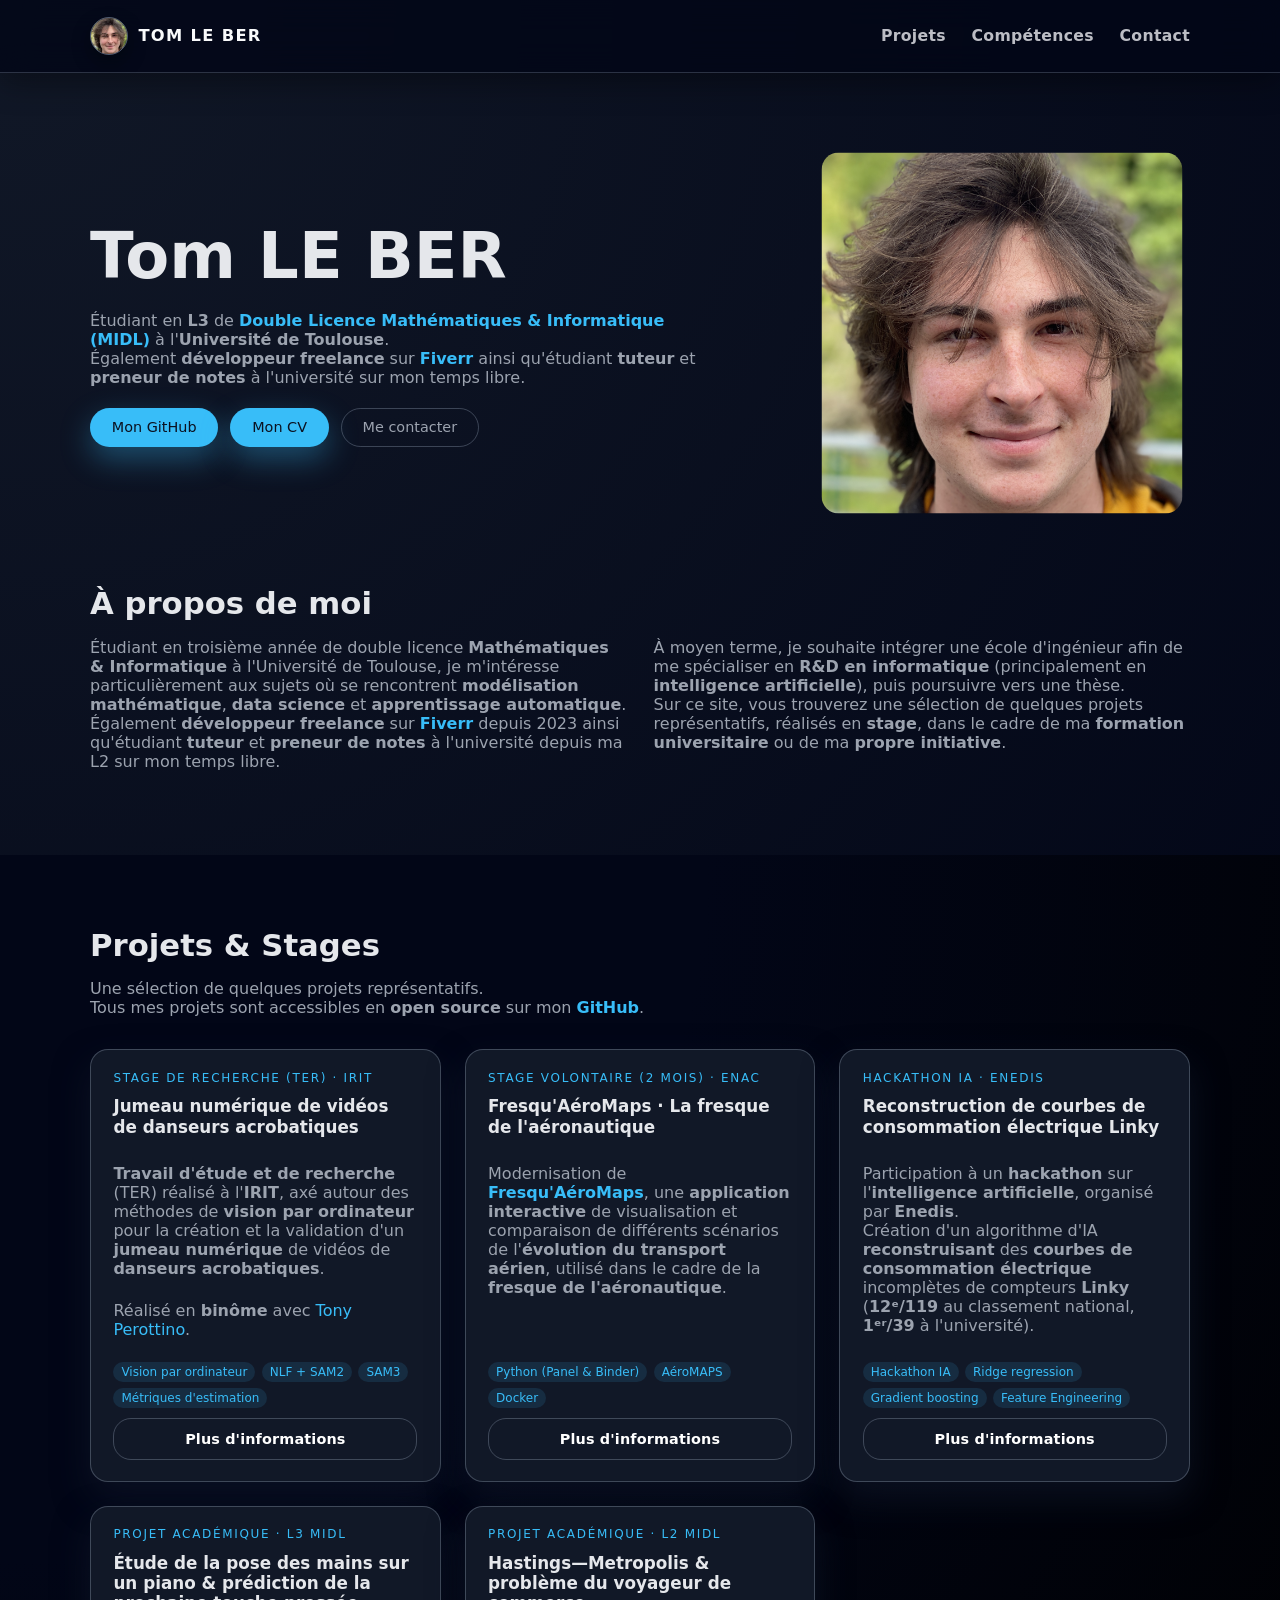
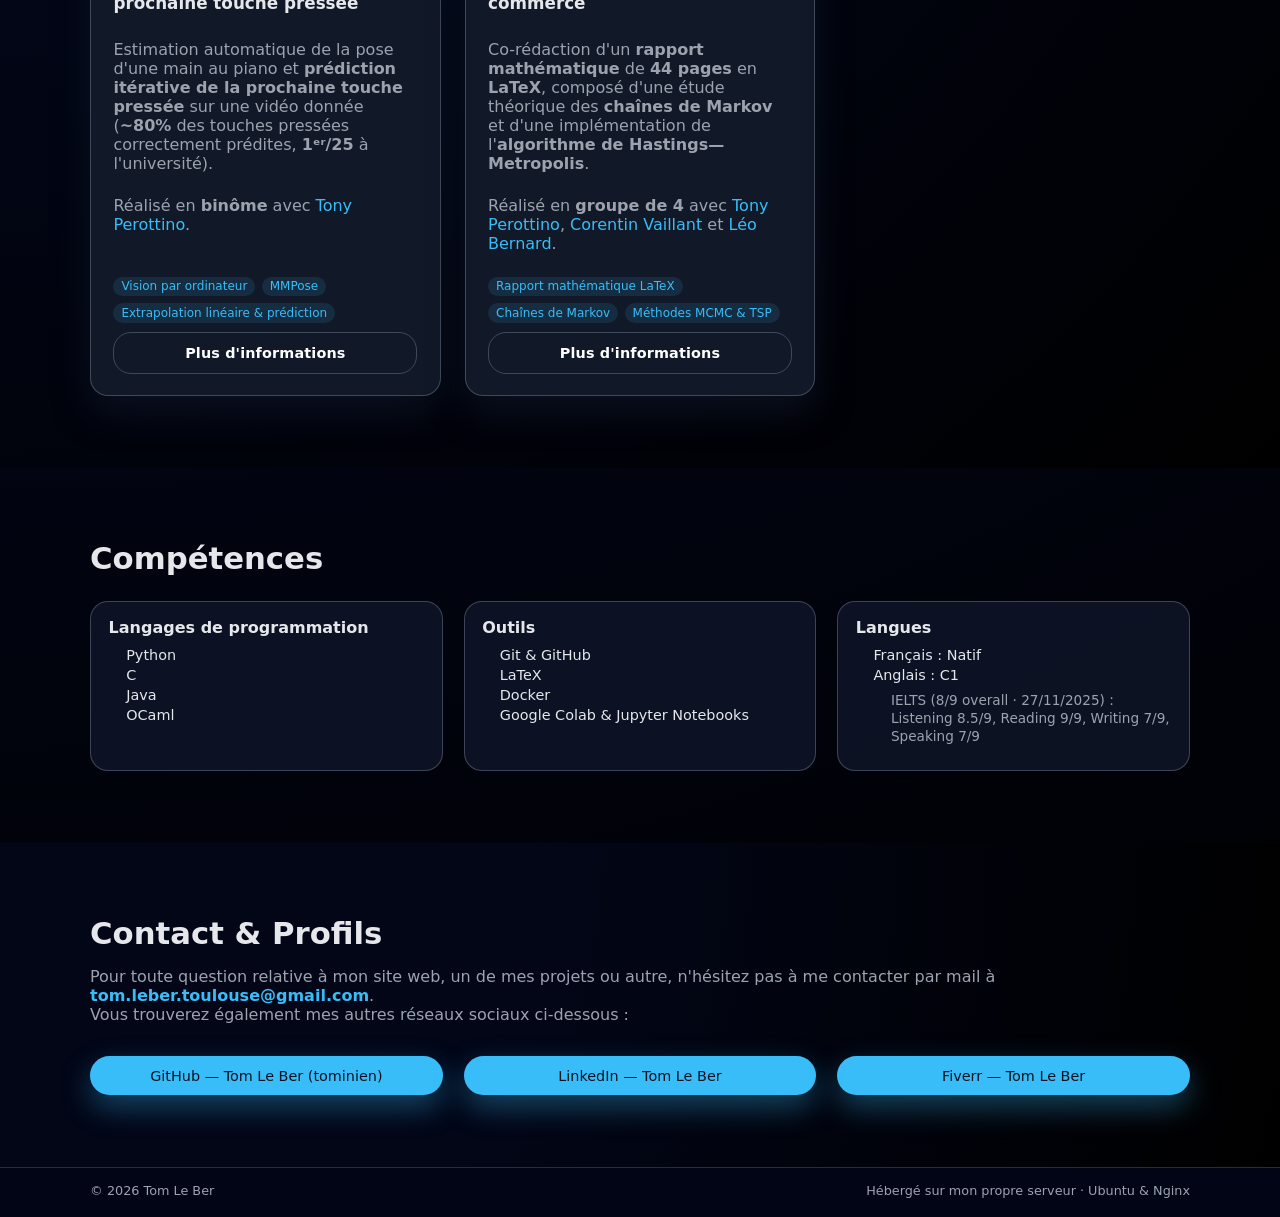
<file: index.html>
<!-- Ben dis-donc, ça regarde mon code ??? -->
<!DOCTYPE html>
<html lang="fr">
<head>
  <meta charset="UTF-8" />
  <title>Tom Le Ber | Portfolio — Mathématiques, Informatique &amp; IA</title>
  <meta name="viewport" content="width=device-width, initial-scale=1" />
  <meta name="description" content="Portfolio de Tom Le Ber, étudiant en L3 de double licence Mathématiques &amp; Informatique à l'Université de Toulouse. Projets en IA, vision par ordinateur, modélisation et data science." />
  <meta property="og:type" content="website">
  <meta property="og:title" content="Tom Le Ber — Portfolio Mathématiques, Informatique &amp; IA">
  <meta property="og:description" content="Portfolio de Tom Le Ber : projets en intelligence artificielle, vision par ordinateur, modélisation mathématique et data science.">
  <meta property="og:url" content="https://tomleber.fr/">
  <meta property="og:image" content="https://tomleber.fr/assets/img/profile_picture.webp">
  <meta property="og:locale" content="fr_FR">
  <meta name="twitter:card" content="summary_large_image">
  <meta name="twitter:title" content="Tom Le Ber — Portfolio Mathématiques, Informatique &amp; IA">
  <meta name="twitter:description" content="Projets en IA, vision par ordinateur, modélisation mathématique et data science.">
  <meta name="twitter:image" content="https://tomleber.fr/assets/img/profile_picture.webp">
  <link rel="icon" type="image/png" sizes="96x96" href="/assets/img/favicon-96.png">
  <link rel="icon" type="image/png" sizes="48x48" href="/assets/img/favicon-48.png">
  <link rel="icon" type="image/png" sizes="192x192" href="/assets/img/favicon-192.png">
  <link rel="apple-touch-icon" sizes="180x180" href="/assets/img/apple-touch-icon.png">
  <link rel="stylesheet" href="assets/css/style.css" />
  <link rel="canonical" href="https://tomleber.fr/" />
  <script type="application/ld+json">
  {
    "@context": "https://schema.org",
    "@graph": [
      {
        "@type": "WebSite",
        "@id": "https://tomleber.fr/#website",
        "name": "Tom Le Ber",
        "url": "https://tomleber.fr/",
        "inLanguage": "fr"
      },
      {
        "@type": "Person",
        "@id": "https://tomleber.fr/#person",
        "name": "Tom Le Ber",
        "url": "https://tomleber.fr/",
        "image": "https://tomleber.fr/assets/img/profile_picture.png",
        "description": "Étudiant en double licence Mathématiques & Informatique à l'Université de Toulouse, intéressé par l'intelligence artificielle, la vision par ordinateur, la modélisation mathématique et la data science.",
        "jobTitle": "Étudiant en double licence Mathématiques & Informatique",
        "sameAs": [
          "https://github.com/tominien",
          "https://www.linkedin.com/in/tom-le-ber-58185a358/",
          "https://www.fiverr.com/tomleber/"
        ],
        "knowsAbout": [
          "Mathématiques",
          "Informatique",
          "Intelligence artificielle",
          "Vision par ordinateur",
          "Modélisation mathématique",
          "Data science"
        ]
      },
      {
        "@type": "ProfilePage",
        "@id": "https://tomleber.fr/#profilepage",
        "url": "https://tomleber.fr/",
        "name": "Portfolio de Tom Le Ber",
        "isPartOf": {
          "@id": "https://tomleber.fr/#website"
        },
        "mainEntity": {
          "@id": "https://tomleber.fr/#person"
        },
        "inLanguage": "fr"
      }
    ]
  }
  </script>
</head>
<body class="home">
  <header class="site-header">
    <div class="container nav-container">
      <a class="brand" href="/" aria-label="Accueil">
        <img class="brand-avatar" src="assets/img/profile_picture-128.webp" alt="Photo de profil" width="38" height="38" />
        <span class="brand-name">Tom Le Ber</span>
      </a>
      <nav class="main-nav">
        <a href="#projects">Projets</a>
        <a href="#skills">Compétences</a>
        <a href="#contact">Contact</a>
      </nav>
    </div>
  </header>

  <main>
    <!-- HERO -->
    <section class="hero">
      <div class="container hero-grid">
        <div class="hero-text">
          <p class="hero-kicker">Étudiant en Mathématiques &amp; Informatique</p>
          <h1>Tom LE BER</h1>
          <p class="hero-subtitle">
            Étudiant en <strong>L3</strong> de <strong><a class="link" href="https://www.univ-tlse3.fr/decouvrir-nos-diplomes/licence-parcours-mathematiques-informatique-en-double-licence-midl" target="_blank" rel="noreferrer">Double Licence Mathématiques &amp; Informatique (MIDL)</a></strong> à l'<strong>Université de Toulouse</strong>.<br>
            Également <strong>développeur freelance</strong> sur <strong><a class="link" href="https://www.fiverr.com/tomleber/" target="_blank" rel="noreferrer">Fiverr</a></strong> ainsi qu'étudiant <strong>tuteur</strong> et <strong>preneur de notes</strong> à l'université sur mon temps libre.
          </p>
          <div class="hero-actions">
            <a class="btn primary" href="https://github.com/tominien" target="_blank" rel="noreferrer">Mon GitHub</a>
            <a class="btn primary" href="assets/docs/CV.pdf" target="_blank" rel="noreferrer">Mon CV</a>
            <a class="btn ghost" href="mailto:tom.leber.toulouse@gmail.com" target="_blank" rel="noreferrer">Me contacter</a>
          </div>
        </div>
        <div class="hero-card hero-photo">
          <img class="hero-photo-img" src="assets/img/profile_picture.png" alt="Photo de profil de Tom Le Ber" />
        </div>
      </div>
    </section>

    <!-- ABOUT -->
    <section id="about" class="section">
      <div class="container">
        <h2>À propos de moi</h2>
        <div class="two-columns">
          <p>
            Étudiant en troisième année de double licence <strong>Mathématiques &amp; Informatique</strong> à l'Université de Toulouse, je m'intéresse particulièrement aux sujets où se rencontrent <strong>modélisation mathématique</strong>, <strong>data science</strong> et <strong>apprentissage automatique</strong>.<br>
            Également <strong>développeur freelance</strong> sur <strong><a class="link" href="https://www.fiverr.com/tomleber/" target="_blank" rel="noreferrer">Fiverr</a></strong> depuis 2023 ainsi qu'étudiant <strong>tuteur</strong> et <strong>preneur de notes</strong> à l'université depuis ma L2 sur mon temps libre.
          </p>
          <p>
            À moyen terme, je souhaite intégrer une école d'ingénieur afin de me spécialiser en <strong>R&amp;D en informatique</strong> (principalement en <strong>intelligence artificielle</strong>), puis poursuivre vers une thèse.<br>
            Sur ce site, vous trouverez une sélection de quelques projets représentatifs, réalisés en <strong>stage</strong>, dans le cadre de ma <strong>formation universitaire</strong> ou de ma <strong>propre initiative</strong>.
          </p>
        </div>
      </div>
    </section>

    <!-- PROJECTS & STAGES -->
    <section id="projects" class="section section-alt">
      <div class="container">
        <h2>Projets &amp; Stages</h2>
        <p class="section-intro">
          Une sélection de quelques projets représentatifs.<br>
          Tous mes projets sont accessibles en <strong>open source</strong> sur mon <strong><a class="link" href="https://github.com/tominien" target="_blank" rel="noreferrer">GitHub</a></strong>.
        </p>

        <div class="projects-grid">
          <!-- IRIT -->
          <article class="project-card">
            <div class="project-tag">Stage de recherche (TER) · IRIT</div>
            <h3>Jumeau numérique de vidéos de danseurs acrobatiques</h3>
            <p>
              <strong>Travail d'étude et de recherche</strong> (TER) réalisé à l'<strong>IRIT</strong>, axé autour des méthodes de <strong>vision par ordinateur</strong> pour la création et la validation d'un <strong>jumeau numérique</strong> de vidéos de <strong>danseurs acrobatiques</strong>.
            </p>
            <p>
              Réalisé en <strong>binôme</strong> avec <a class="link" href="https://www.linkedin.com/in/tony-perottino-812a22325/" target="_blank" rel="noreferrer">Tony Perottino</a>.
            </p>
            <div class="project-footer">
              <ul class="project-badges">
                <li>Vision par ordinateur</li>
                <li>NLF + SAM2</li>
                <li>SAM3</li>
                <li>Métriques d'estimation</li>
              </ul>
              <a class="btn project" href="/irit/">Plus d'informations</a>
            </div>
          </article>

          <!-- ENAC / Fresqu'AéroMaps -->
          <article class="project-card">
            <div class="project-tag">Stage volontaire (2 mois) · ENAC</div>
            <h3>Fresqu'AéroMaps · La fresque de l'aéronautique</h3>
            <p>
              Modernisation de <strong><a class="link" href="/fresqu-aeromaps/" target="_blank" rel="noreferrer">Fresqu'AéroMaps</a></strong>, une <strong>application interactive</strong> de visualisation et comparaison de différents scénarios de l'<strong>évolution du transport aérien</strong>, utilisé dans le cadre de la <strong>fresque de l'aéronautique</strong>.
            </p>
            <div class="project-footer">
              <ul class="project-badges">
                <li>Python (Panel &amp; Binder)</li>
                <li>AéroMAPS</li>
                <li>Docker</li>
              </ul>
              <a class="btn project" href="/enac/">Plus d'informations</a>
            </div>
          </article>

          <!-- Enedis -->
          <article class="project-card">
            <div class="project-tag">Hackathon IA · Enedis</div>
            <h3>Reconstruction de courbes de consommation électrique Linky</h3>
            <p>
              Participation à un <strong>hackathon</strong> sur l'<strong>intelligence artificielle</strong>, organisé par <strong>Enedis</strong>.
              <br>
              Création d'un algorithme d'IA <strong>reconstruisant</strong> des <strong>courbes de consommation électrique</strong> incomplètes de compteurs <strong>Linky</strong> (<strong>12ᵉ/119</strong> au classement national, <strong>1ᵉʳ/39</strong> à l'université).
            </p>
            <div class="project-footer">
              <ul class="project-badges">
                <li>Hackathon IA</li>
                <li>Ridge regression</li>
                <li>Gradient boosting</li>
                <li>Feature Engineering</li>
              </ul>
              <a class="btn project" href="/enedis/">Plus d'informations</a>
            </div>
          </article>

          <!-- Projet MIDL 2 -->
          <article class="project-card">
            <div class="project-tag">Projet académique · L3 MIDL</div>
            <h3>Étude de la pose des mains sur un piano &amp; prédiction de la prochaine touche pressée</h3>
            <p>
              Estimation automatique de la pose d'une main au piano et <strong>prédiction itérative de la prochaine touche pressée</strong> sur une vidéo donnée (<strong>~80%</strong> des touches pressées correctement prédites, <strong>1ᵉʳ/25</strong> à l'université).
            </p>
            <p>
              Réalisé en <strong>binôme</strong> avec <a class="link" href="https://www.linkedin.com/in/tony-perottino-812a22325/" target="_blank" rel="noreferrer">Tony Perottino</a>.
            </p>
            <div class="project-footer">
              <ul class="project-badges">
                <li>Vision par ordinateur</li>
                <li>MMPose</li>
                <li>Extrapolation linéaire &amp; prédiction</li>
              </ul>
              <a class="btn project" href="/projet_midl_2/">Plus d'informations</a>
            </div>
          </article>

          <!-- Projet MIDL 1 -->
          <article class="project-card">
            <div class="project-tag">Projet académique · L2 MIDL</div>
            <h3>Hastings—Metropolis &amp; problème du voyageur de commerce</h3>
            <p>
              Co-rédaction d'un <strong>rapport mathématique</strong> de <strong>44 pages</strong> en <strong>LaTeX</strong>, composé d'une étude théorique des <strong>chaînes de Markov</strong> et d'une implémentation de l'<strong>algorithme de Hastings—Metropolis</strong>.
            </p>
            <p>
              Réalisé en <strong>groupe de 4</strong> avec <a class="link" href="https://www.linkedin.com/in/tony-perottino-812a22325/" target="_blank" rel="noreferrer">Tony Perottino</a>, <a class="link" href="https://github.com/CorentinVaillant" target="_blank" rel="noreferrer">Corentin Vaillant</a> et <a class="link" href="https://yolwoocle.com/" target="_blank" rel="noreferrer">Léo Bernard</a>.
            </p>
            <div class="project-footer">
              <ul class="project-badges">
                <li>Rapport mathématique LaTeX</li>
                <li>Chaînes de Markov</li>
                <li>Méthodes MCMC &amp; TSP</li>
              </ul>
              <a class="btn project" href="/projet_midl_1/">Plus d'informations</a>
            </div>
          </article>
        </div>
      </div>
    </section>

    <!-- SKILLS -->
    <section id="skills" class="section">
      <div class="container">
        <h2>Compétences</h2>
        <div class="skills-grid">
          <div class="skills-block">
            <h3>Langages de programmation</h3>
            <ul>
              <li>Python</li>
              <li>C</li>
              <li>Java</li>
              <li>OCaml</li>
            </ul>
          </div>
          <div class="skills-block">
            <h3>Outils</h3>
            <ul>
              <li>Git &amp; GitHub</li>
              <li>LaTeX</li>
              <li>Docker</li>
              <li>Google Colab &amp; Jupyter Notebooks</li>
            </ul>
          </div>
          <div class="skills-block">
            <h3>Langues</h3>
            <ul>
              <li>Français : Natif</li>
              <li>
                Anglais : C1
                <div class="skills-subline">
                   IELTS (8/9 overall · 27/11/2025) : Listening 8.5/9, Reading 9/9, Writing 7/9, Speaking 7/9 
                </div>
              </li>
            </ul>
          </div>
        </div>
      </div>
    </section>

    <!-- CONTACT &amp; PROFILS -->
    <section id="contact" class="section section-alt">
      <div class="container">
        <h2>Contact &amp; Profils</h2>
        <p class="section-intro">
          Pour toute question relative à mon site web, un de mes projets ou autre, n'hésitez pas à me contacter par mail à <strong><a class="link" href="mailto:tom.leber.toulouse@gmail.com" target="_blank" rel="noreferrer">tom.leber.toulouse@gmail.com</a></strong>.<br>
          Vous trouverez également mes autres réseaux sociaux ci-dessous :
        </p>
        <div class="contact-grid">
          <a class="btn primary" href="https://github.com/tominien" target="_blank" rel="noreferrer">GitHub — Tom Le Ber (tominien)</a>
          <a class="btn primary" href="https://www.linkedin.com/in/tom-le-ber-58185a358/" target="_blank" rel="noreferrer">LinkedIn — Tom Le Ber</a>
          <a class="btn primary" href="https://www.fiverr.com/tomleber/" target="_blank" rel="noreferrer">Fiverr — Tom Le Ber</a>
        </div>
      </div>
    </section>
  </main>

  <footer class="site-footer">
    <div class="container footer-content">
      <span>&copy; <span id="year"></span> Tom Le Ber</span>
      <span>Hébergé sur mon propre serveur · Ubuntu &amp; Nginx</span>
    </div>
  </footer>

  <script>
    document.getElementById("year").textContent = new Date().getFullYear(); // Mise à jour automatique de l'année dans le pied de page.
  </script>
</body>
</html>
</file>
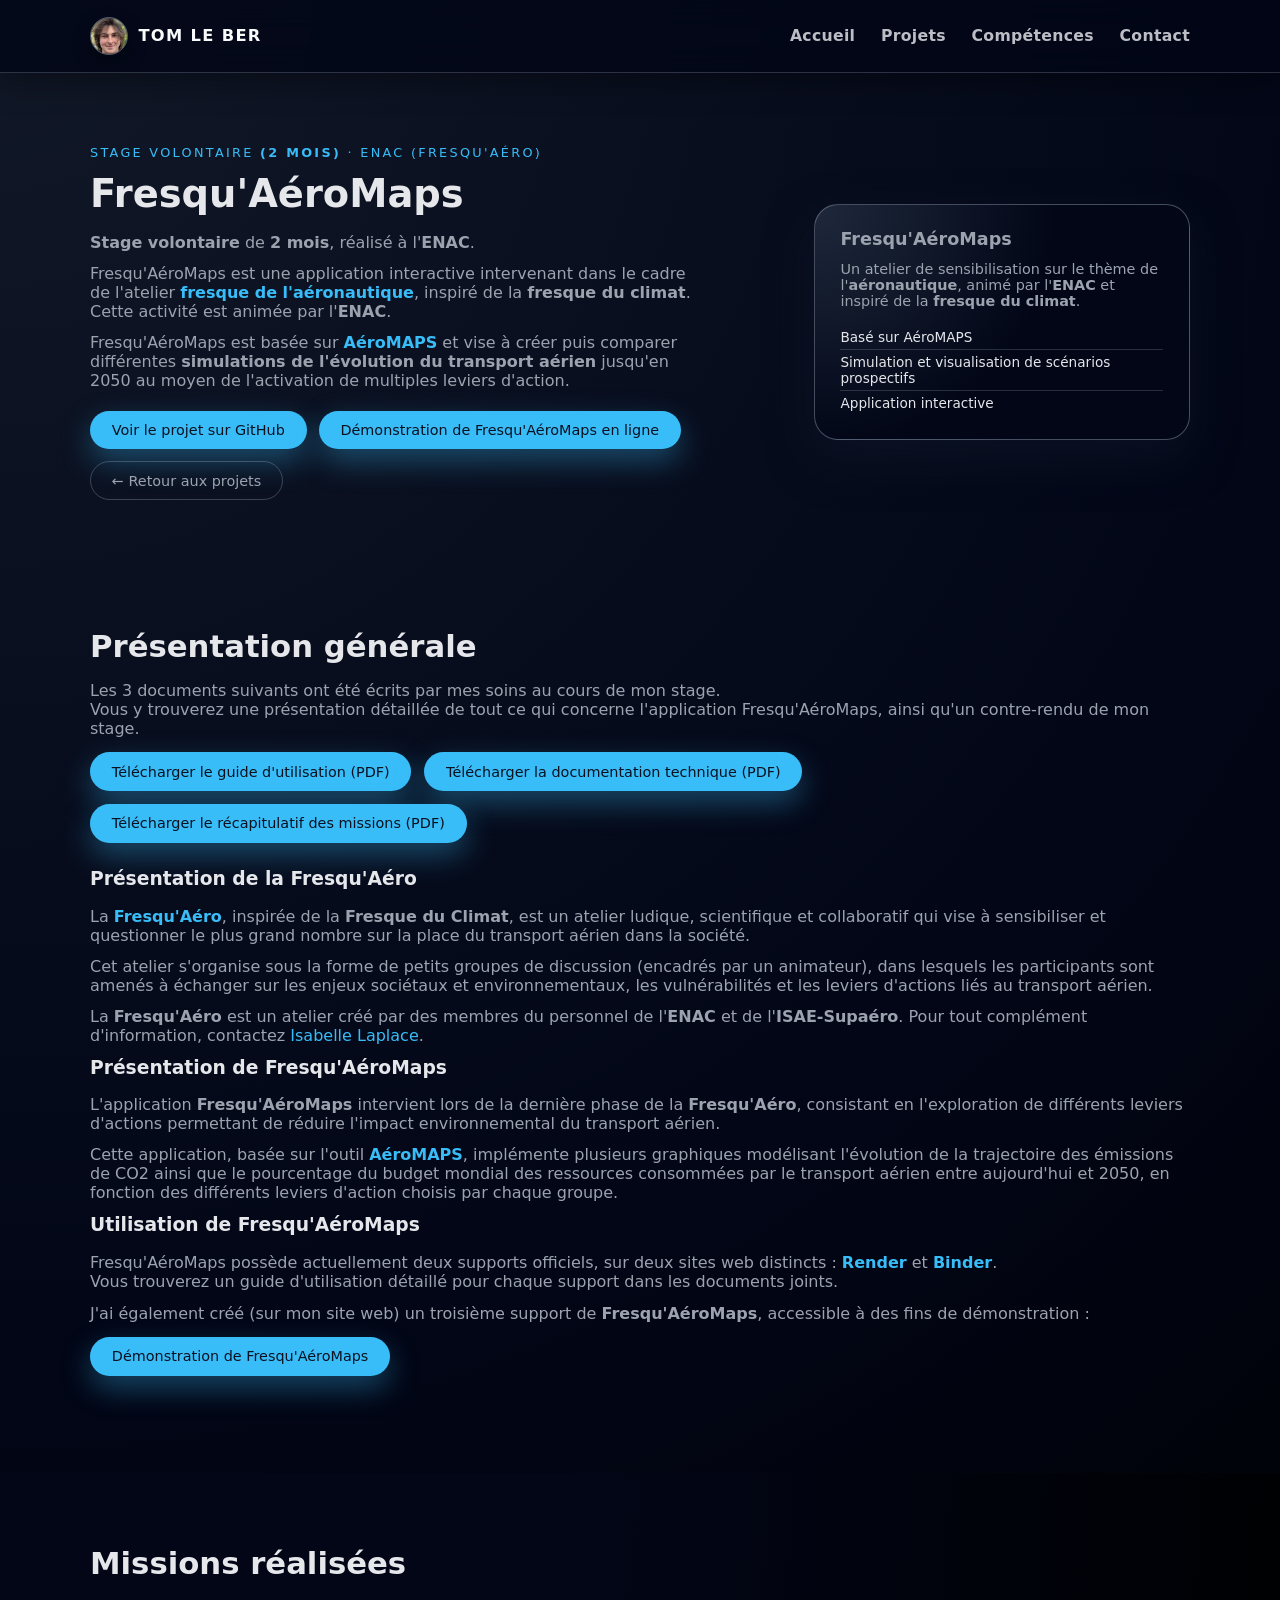
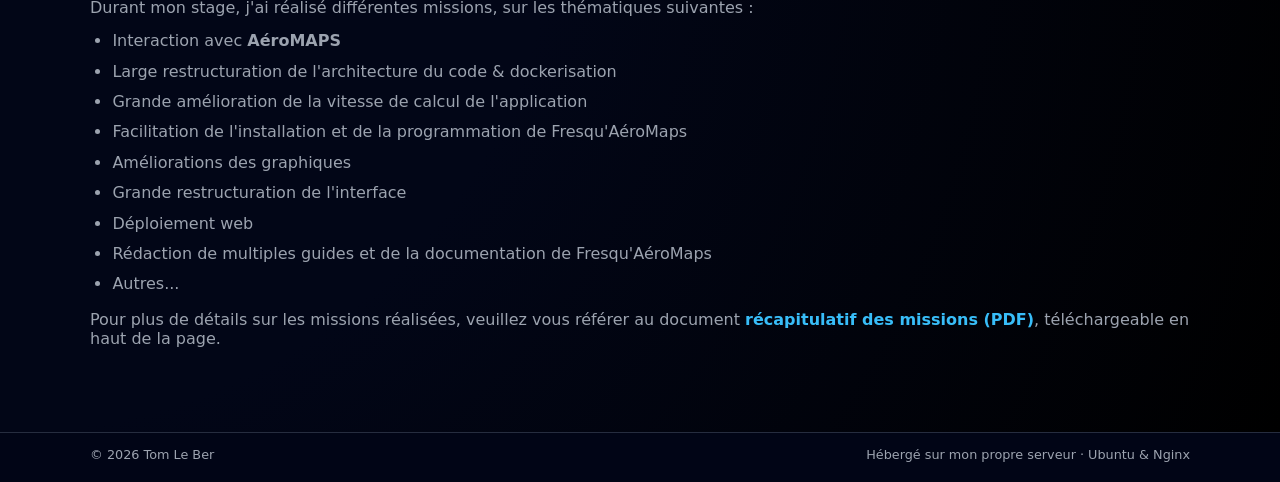
<file: enac/index.html>
<!DOCTYPE html>
<html lang="fr">
<head>
  <meta charset="UTF-8" />
  <title>Tom Le Ber — Fresqu'AéroMaps | Simulation du transport aérien</title>
  <meta name="viewport" content="width=device-width, initial-scale=1" />
  <meta name="description" content="Application Fresqu'AéroMaps : simulations interactives de scénarios de transport aérien jusqu'en 2050, basée sur AeroMAPS." />
  <link rel="icon" type="image/png" sizes="96x96" href="../assets/img/favicon-96.png">
  <link rel="icon" type="image/png" sizes="48x48" href="../assets/img/favicon-48.png">
  <link rel="icon" type="image/png" sizes="192x192" href="../assets/img/favicon-192.png">
  <link rel="apple-touch-icon" sizes="180x180" href="../assets/img/apple-touch-icon.png">
  <link rel="stylesheet" href="../assets/css/style.css" />
  <link rel="canonical" href="https://tomleber.fr/enac/" />
</head>
<body>
  <header class="site-header">
    <div class="container nav-container">
      <a class="brand" href="/" aria-label="Retour à l'accueil">
        <img class="brand-avatar" src="../assets/img/profile_picture-128.webp" alt="Photo de profil" width="38" height="38" />
        <span class="brand-name">Tom Le Ber</span>
      </a>
      <nav class="main-nav">
        <a href="/">Accueil</a>
        <a href="/#projects">Projets</a>
        <a href="/#skills">Compétences</a>
        <a href="/#contact">Contact</a>
      </nav>
    </div>
  </header>

  <main>
    <!-- HERO -->
    <section class="hero">
      <div class="container hero-grid">
        <div class="hero-text">
          <p class="hero-kicker">Stage volontaire <strong>(2 MOIS)</strong> · ENAC (Fresqu'Aéro)</p>
          <h1>Fresqu'AéroMaps</h1>
          <p class="hero-subtitle">
            <strong>Stage volontaire</strong> de <strong>2 mois</strong>, réalisé à l'<strong>ENAC</strong>.
          </p>
          <p class="hero-subtitle">
            Fresqu'AéroMaps est une application interactive intervenant dans le cadre de l'atelier <strong><a class="link" href="https://learninghub.enac.fr/actualite/fresque-du-climat-et-fresquaero/" target="_blank" rel="noreferrer">fresque de l'aéronautique</a></strong>, inspiré de la <strong>fresque du climat</strong>. Cette activité est animée par l'<strong>ENAC</strong>.
          </p>
          <p class="hero-subtitle">
            Fresqu'AéroMaps est basée sur <strong><a class="link" href="https://aeromaps.isae-supaero.fr/" target="_blank" rel="noreferrer">AéroMAPS</a></strong> et vise à créer puis comparer différentes <strong>simulations de l'évolution du transport aérien</strong> jusqu'en 2050 au moyen de l'activation de multiples leviers d'action.
          </p>
          <div class="hero-actions">
            <a class="btn primary" href="https://github.com/tominien/fresqu-aeromaps" target="_blank" rel="noreferrer">
              Voir le projet sur GitHub
            </a>
            <a class="btn primary" href="/fresqu-aeromaps/" target="_blank" rel="noreferrer">
              Démonstration de Fresqu'AéroMaps en ligne
            </a>
            <a class="btn ghost" href="/#projects">
              ← Retour aux projets
            </a>
          </div>
        </div>
        <div class="hero-card">
          <div class="hero-card-inner">
            <p class="hero-name">Fresqu'AéroMaps</p>
            <p class="hero-role">Un atelier de sensibilisation sur le thème de l'<strong>aéronautique</strong>, animé par l'<strong>ENAC</strong> et inspiré de la <strong>fresque du climat</strong>.</p>
            <ul class="hero-meta">
              <li>Basé sur AéroMAPS</li>
              <li>Simulation et visualisation de scénarios prospectifs</li>
              <li>Application interactive</li>
            </ul>
          </div>
        </div>
      </div>
    </section>

    <!-- PRESENTATION GENERALE -->
    <section class="section">
      <div class="container">
        <h2>Présentation générale</h2>
        <div class="action-block">
          <p class="action-block-text">
            Les 3 documents suivants ont été écrits par mes soins au cours de mon stage.
            <br>
            Vous y trouverez une présentation détaillée de tout ce qui concerne l'application Fresqu'AéroMaps, ainsi qu'un contre-rendu de mon stage.
          </p>
          <div class="action-row">
            <a class="btn primary" href="./docs/guide_utilisation_fresqu-aeromaps.pdf" target="_blank" rel="noreferrer">
              Télécharger le guide d'utilisation (PDF)
            </a>
            <a class="btn primary" href="./docs/documentation_technique_fresqu-aeromaps.pdf" target="_blank" rel="noreferrer">
              Télécharger la documentation technique (PDF)
            </a>
            <a class="btn primary" href="./docs/missions_realisees_fresqu-aeromaps.pdf" target="_blank" rel="noreferrer">
              Télécharger le récapitulatif des missions (PDF)
            </a>
          </div>
        </div>

        <h3>Présentation de la <strong>Fresqu'Aéro</strong></h3>
        <div>
          <p>
            La <strong><a class="link" href="https://learninghub.enac.fr/actualite/fresque-du-climat-et-fresquaero/" target="_blank" rel="noreferrer">Fresqu'Aéro</a></strong>, inspirée de la <strong>Fresque du Climat</strong>, est un atelier ludique, scientifique et collaboratif qui vise à sensibiliser et questionner le plus grand nombre sur la place du transport aérien dans la société.
          </p>
          <p>
            Cet atelier s'organise sous la forme de petits groupes de discussion (encadrés par un animateur), dans lesquels les participants sont amenés à échanger sur les enjeux sociétaux et environnementaux, les vulnérabilités et les leviers d'actions liés au transport aérien.
          </p>
          <p>
            La <strong>Fresqu'Aéro</strong> est un atelier créé par des membres du personnel de l'<strong>ENAC</strong> et de l'<strong>ISAE-Supaéro</strong>. Pour tout complément d'information, contactez <a class="link" href="mailto:isabelle.laplace@enac.fr">Isabelle Laplace</a>.
          </p>
        </div>

        <h3> Présentation de <strong>Fresqu'AéroMaps</strong></h3>
        <div>
          <p>
            L'application <strong>Fresqu'AéroMaps</strong> intervient lors de la dernière phase de la <strong>Fresqu'Aéro</strong>, consistant en l'exploration de différents leviers d'actions permettant de réduire l'impact environnemental du transport aérien.
          </p>
          <p>
            Cette application, basée sur l'outil <strong><a class="link" href="https://aeromaps.isae-supaero.fr/" target="_blank" rel="noreferrer">AéroMAPS</a></strong>, implémente plusieurs graphiques modélisant l'évolution de la trajectoire des émissions de CO2 ainsi que le pourcentage du budget mondial des ressources consommées par le transport aérien entre aujourd'hui et 2050, en fonction des différents leviers d'action choisis par chaque groupe.
          </p>
        </div>

        <h3>Utilisation de <strong>Fresqu'AéroMaps</strong></h3>
        <div>
          <p>
            Fresqu'AéroMaps possède actuellement deux supports officiels, sur deux sites web distincts : <strong><a class="link" href="https://fresqu-aeromaps.onrender.com/" target="_blank" rel="noreferrer">Render</a></strong> et <strong><a class="link" href="https://fresqu-aeromaps-binder.onrender.com/" target="_blank" rel="noreferrer">Binder</a></strong>.
            <br>
            Vous trouverez un guide d'utilisation détaillé pour chaque support dans les documents joints.
          </p>
          <div class="action-block">
            <p class="action-block-text">
              J'ai également créé (sur mon site web) un troisième support de <strong>Fresqu'AéroMaps</strong>, accessible à des fins de démonstration :
            </p>
            <div class="action-row">
              <a class="btn primary" href="/fresqu-aeromaps/" target="_blank" rel="noreferrer">
                Démonstration de Fresqu'AéroMaps
              </a>
            </div>
          </div>
        </div>
      </div>
    </section>

    <!-- MISSIONS REALISEES -->
    <section class="section section-alt">
      <div class="container">
        <h2>Missions réalisées</h2>
        <p>
          Durant mon stage, j'ai réalisé différentes missions, sur les thématiques suivantes :
        </p>
        <ul class="container-list">
          <li>Interaction avec <strong>AéroMAPS</strong></li>
          <li>Large restructuration de l'architecture du code &amp; dockerisation</li>
          <li>Grande amélioration de la vitesse de calcul de l'application</li>
          <li>Facilitation de l'installation et de la programmation de Fresqu'AéroMaps</li>
          <li>Améliorations des graphiques</li>
          <li>Grande restructuration de l'interface</li>
          <li>Déploiement web</li>
          <li>Rédaction de multiples guides et de la documentation de Fresqu'AéroMaps</li>
          <li>Autres...</li>
        </ul>
        <p>
          Pour plus de détails sur les missions réalisées, veuillez vous référer au document <strong><a class="link" href="./docs/missions_realisees_fresqu-aeromaps.pdf" target="_blank" rel="noreferrer">récapitulatif des missions (PDF)</a></strong>, téléchargeable en haut de la page.
        </p>
      </div>
    </section>
  </main>

  <footer class="site-footer">
    <div class="container footer-content">
      <span>&copy; <span id="year"></span> Tom Le Ber</span>
      <span>Hébergé sur mon propre serveur · Ubuntu &amp; Nginx</span>
    </div>
  </footer>

  <script>
    document.getElementById("year").textContent = new Date().getFullYear();
  </script>
</body>
</html>
</file>
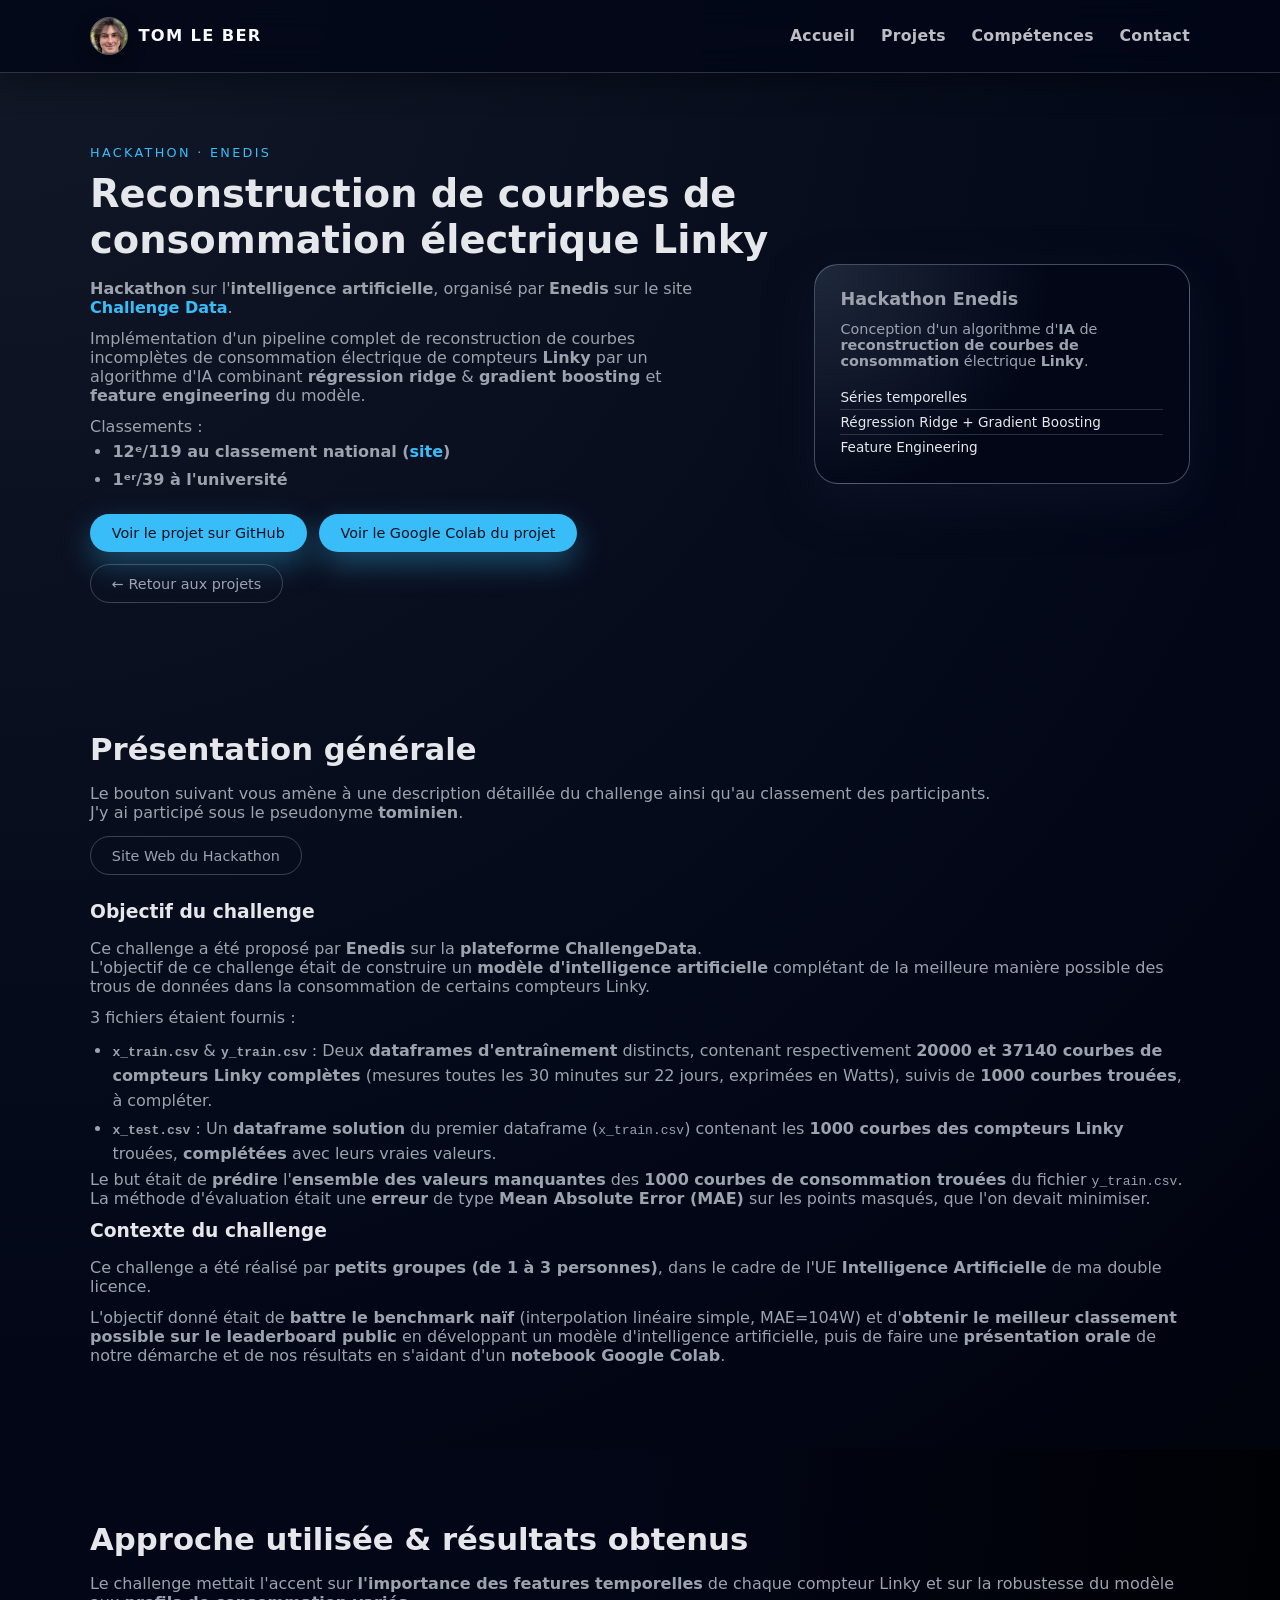
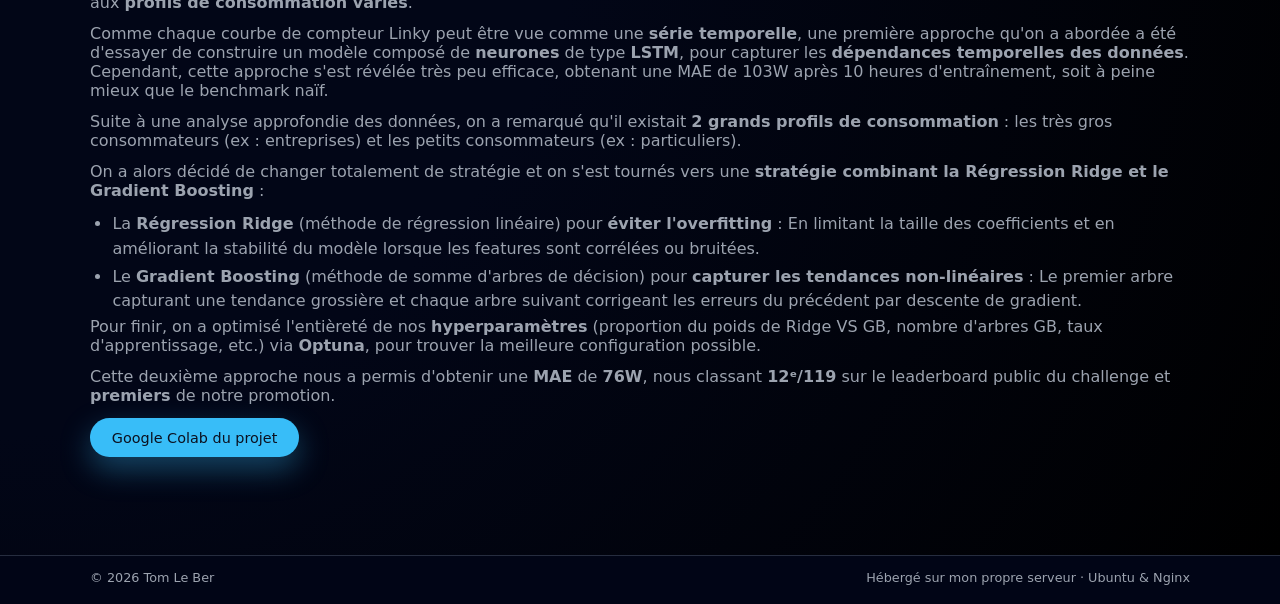
<file: enedis/index.html>
<!DOCTYPE html>
<html lang="fr">
<head>
  <meta charset="UTF-8" />
  <title>Tom Le Ber — Hackathon Enedis | Reconstruction de courbes Linky</title>
  <meta name="viewport" content="width=device-width, initial-scale=1" />
  <meta name="description" content="Hackathon Enedis : reconstruction de segments manquants de courbes de charge Linky via régression (ridge + gradient boosting)."/>
  <link rel="icon" type="image/png" sizes="96x96" href="../assets/img/favicon-96.png">
  <link rel="icon" type="image/png" sizes="48x48" href="../assets/img/favicon-48.png">
  <link rel="icon" type="image/png" sizes="192x192" href="../assets/img/favicon-192.png">
  <link rel="apple-touch-icon" sizes="180x180" href="../assets/img/apple-touch-icon.png">
  <link rel="stylesheet" href="../assets/css/style.css" />
  <link rel="canonical" href="https://tomleber.fr/enedis/" />
</head>
<body>
  <header class="site-header">
    <div class="container nav-container">
      <a class="brand" href="/" aria-label="Retour à l'accueil">
        <img class="brand-avatar" src="../assets/img/profile_picture-128.webp" alt="Photo de profil" width="38" height="38" />
        <span class="brand-name">Tom Le Ber</span>
      </a>
      <nav class="main-nav">
        <a href="/">Accueil</a>
        <a href="/#projects">Projets</a>
        <a href="/#skills">Compétences</a>
        <a href="/#contact">Contact</a>
      </nav>
    </div>
  </header>

  <main>
    <!-- HERO -->
    <section class="hero">
      <div class="container hero-grid">
        <div class="hero-text">
          <p class="hero-kicker">Hackathon · Enedis</p>
          <h1>Reconstruction de courbes de consommation électrique Linky</h1>
          <p class="hero-subtitle">
            <strong>Hackathon</strong> sur l'<strong>intelligence artificielle</strong>, organisé par <strong>Enedis</strong> sur le site <strong><a class="link" href="https://challengedata.ens.fr/challenges/160" target="_blank" rel="noreferrer">Challenge Data</a></strong>.
          </p>
          <p class="hero-subtitle">
            Implémentation d'un pipeline complet de reconstruction de courbes incomplètes de consommation électrique de compteurs <strong>Linky</strong> par un algorithme d'IA combinant <strong>régression ridge</strong> &amp; <strong>gradient boosting</strong> et <strong>feature engineering</strong> du modèle.
          </p>
          <div class="project-text-group">
            <p class="hero-subtitle">
              Classements :
            </p>
            <ul class="container-list project-compact-list">
              <li><strong>12ᵉ/119 au classement national (<a class="link" href="https://challengedata.ens.fr/participants/challenges/160/ranking/public" target="_blank" rel="noreferrer">site</a>)</strong></li>
              <li><strong>1ᵉʳ/39 à l'université</strong></li>
            </ul>
          </div>
          <div class="hero-actions">
            <a class="btn primary" href="https://github.com/tominien/enedis-hackathon-electricity-load-curve-reconstruction" target="_blank" rel="noreferrer">
              Voir le projet sur GitHub
            </a>
            <a class="btn primary" href="https://colab.research.google.com/drive/1qppd9DO23_WxBvKI3G4JqWny_WrRAEAH?usp=sharing" target="_blank" rel="noreferrer">
              Voir le Google Colab du projet
            </a>
            <a class="btn ghost" href="/#projects">
              ← Retour aux projets
            </a>
          </div>
        </div>
        <div class="hero-card">
          <div class="hero-card-inner">
            <p class="hero-name">Hackathon Enedis</p>
            <p class="hero-role">Conception d'un algorithme d'<strong>IA</strong> de <strong>reconstruction de courbes de consommation</strong> électrique <strong>Linky</strong>.</p>
            <ul class="hero-meta">
              <li>Séries temporelles</li>
              <li>Régression Ridge + Gradient Boosting</li>
              <li>Feature Engineering</li>
            </ul>
          </div>
        </div>
      </div>
    </section>

    <!-- PRESENTATION GENERALE -->
    <section class="section">
      <div class="container">
        <h2>Présentation générale</h2>
        <div class="action-block">
          <p class="action-block-text">
            Le bouton suivant vous amène à une description détaillée du challenge ainsi qu'au classement des participants.
            <br>
            J'y ai participé sous le pseudonyme <strong>tominien</strong>.
          </p>
          <div class="action-row">
            <a class="btn ghost" href="https://challengedata.ens.fr/participants/challenges/160/ranking/public" target="_blank" rel="noreferrer">
              Site Web du Hackathon
            </a>
          </div>
        </div>

        <h3>Objectif du challenge</h3>
        <div>
          <p>
            Ce challenge a été proposé par <strong>Enedis</strong> sur la <strong>plateforme ChallengeData</strong>.
            <br>
            L'objectif de ce challenge était de construire un <strong>modèle d'intelligence artificielle</strong> complétant de la meilleure manière possible des trous de données dans la consommation de certains compteurs Linky.
          </p>
          <p>
            3 fichiers étaient fournis :
          </p>
          <ul class="container-list project-compact-list">
            <li><strong><code>x_train.csv</code></strong> &amp; <strong><code>y_train.csv</code></strong> : Deux <strong>dataframes d'entraînement</strong> distincts, contenant respectivement <strong>20000 et 37140 courbes de compteurs Linky complètes</strong> (mesures toutes les 30 minutes sur 22 jours, exprimées en Watts), suivis de <strong>1000 courbes trouées</strong>, à compléter.</li>
            <li><strong><code>x_test.csv</code></strong> : Un <strong>dataframe solution</strong> du premier dataframe (<code>x_train.csv</code>) contenant les <strong>1000 courbes des compteurs Linky</strong> trouées, <strong>complétées</strong> avec leurs vraies valeurs.</li>
          </ul>
          <p>
            Le but était de <strong>prédire</strong> l'<strong>ensemble des valeurs manquantes</strong> des <strong>1000 courbes de consommation trouées</strong> du fichier <code>y_train.csv</code>.
            <br>
            La méthode d'évaluation était une <strong>erreur</strong> de type <strong>Mean Absolute Error (MAE)</strong> sur les points masqués, que l'on devait minimiser.
          </p>
        </div>

        <h3>Contexte du challenge</h3>
        <div>
          <p>
            Ce challenge a été réalisé par <strong>petits groupes (de 1 à 3 personnes)</strong>, dans le cadre de l'UE <strong>Intelligence Artificielle</strong> de ma double licence.
          </p>
          <p>
            L'objectif donné était de <strong>battre le benchmark naïf</strong> (interpolation linéaire simple, MAE=104W) et d'<strong>obtenir le meilleur classement possible sur le leaderboard public</strong> en développant un modèle d'intelligence artificielle, puis de faire une <strong>présentation orale</strong> de notre démarche et de nos résultats en s'aidant d'un <strong>notebook Google Colab</strong>.
          </p>
        </div>
      </div>
    </section>

    <!-- APPROCHE ET RESULTATS -->
    <section class="section section-alt">
      <div class="container">
        <h2>Approche utilisée &amp; résultats obtenus</h2>
        <div>
          <p>
            Le challenge mettait l'accent sur <strong>l'importance des features temporelles</strong> de chaque compteur Linky et sur la robustesse du modèle aux <strong>profils de consommation variés</strong>.
          </p>
          <p>
            Comme chaque courbe de compteur Linky peut être vue comme une <strong>série temporelle</strong>, une première approche qu'on a abordée a été d'essayer de construire un modèle composé de <strong>neurones</strong> de type <strong>LSTM</strong>, pour capturer les <strong>dépendances temporelles des données</strong>.
            <br>
            Cependant, cette approche s'est révélée très peu efficace, obtenant une MAE de 103W après 10 heures d'entraînement, soit à peine mieux que le benchmark naïf.
          </p>
          <p>
            Suite à une analyse approfondie des données, on a remarqué qu'il existait <strong>2 grands profils de consommation</strong> : les très gros consommateurs (ex : entreprises) et les petits consommateurs (ex : particuliers).
          </p>
          <p>
            On a alors décidé de changer totalement de stratégie et on s'est tournés vers une <strong>stratégie combinant la Régression Ridge et le Gradient Boosting</strong> :
          </p>
          <ul class="container-list project-compact-list">
            <li>La <strong>Régression Ridge</strong> (méthode de régression linéaire) pour <strong>éviter l'overfitting</strong> : En limitant la taille des coefficients et en améliorant la stabilité du modèle lorsque les features sont corrélées ou bruitées.</li>
            <li>Le <strong>Gradient Boosting</strong> (méthode de somme d'arbres de décision) pour <strong>capturer les tendances non-linéaires</strong> : Le premier arbre capturant une tendance grossière et chaque arbre suivant corrigeant les erreurs du précédent par descente de gradient.</li>
          </ul>
          <p>
            Pour finir, on a optimisé l'entièreté de nos <strong>hyperparamètres</strong> (proportion du poids de Ridge VS GB, nombre d'arbres GB, taux d'apprentissage, etc.) via <strong>Optuna</strong>, pour trouver la meilleure configuration possible.
          </p>
          <p>
            Cette deuxième approche nous a permis d'obtenir une <strong>MAE</strong> de <strong>76W</strong>, nous classant <strong>12ᵉ/119</strong> sur le leaderboard public du challenge et <strong>premiers</strong> de notre promotion.
          </p>
        </div>
        <div class="action-block">
          <div class="action-row">
            <a class="btn primary" href="https://colab.research.google.com/drive/1qppd9DO23_WxBvKI3G4JqWny_WrRAEAH?usp=sharing" target="_blank" rel="noreferrer">
              Google Colab du projet
            </a>
          </div>
        </div>
      </div>
    </section>
  </main>

  <footer class="site-footer">
    <div class="container footer-content">
      <span>&copy; <span id="year"></span> Tom Le Ber</span>
      <span>Hébergé sur mon propre serveur · Ubuntu &amp; Nginx</span>
    </div>
  </footer>

  <script>
    document.getElementById("year").textContent = new Date().getFullYear();
  </script>
</body>
</html>
</file>
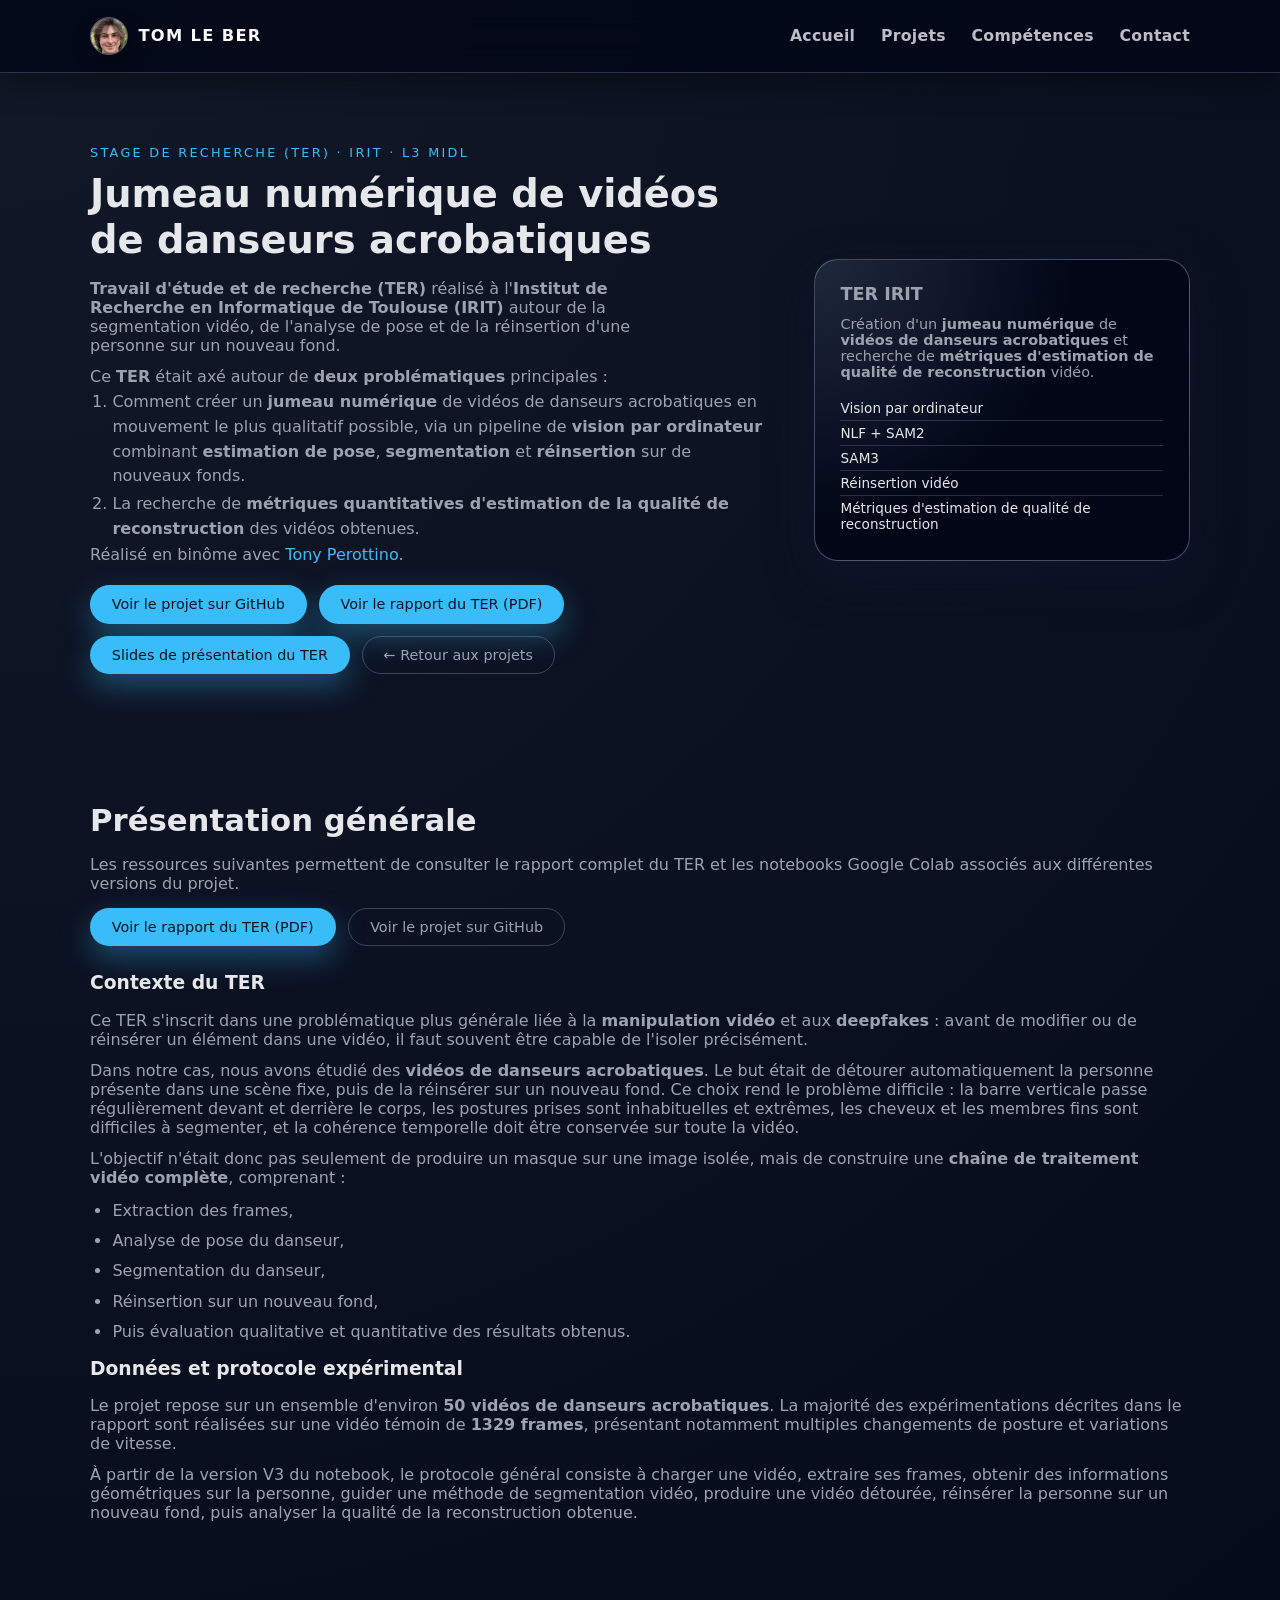
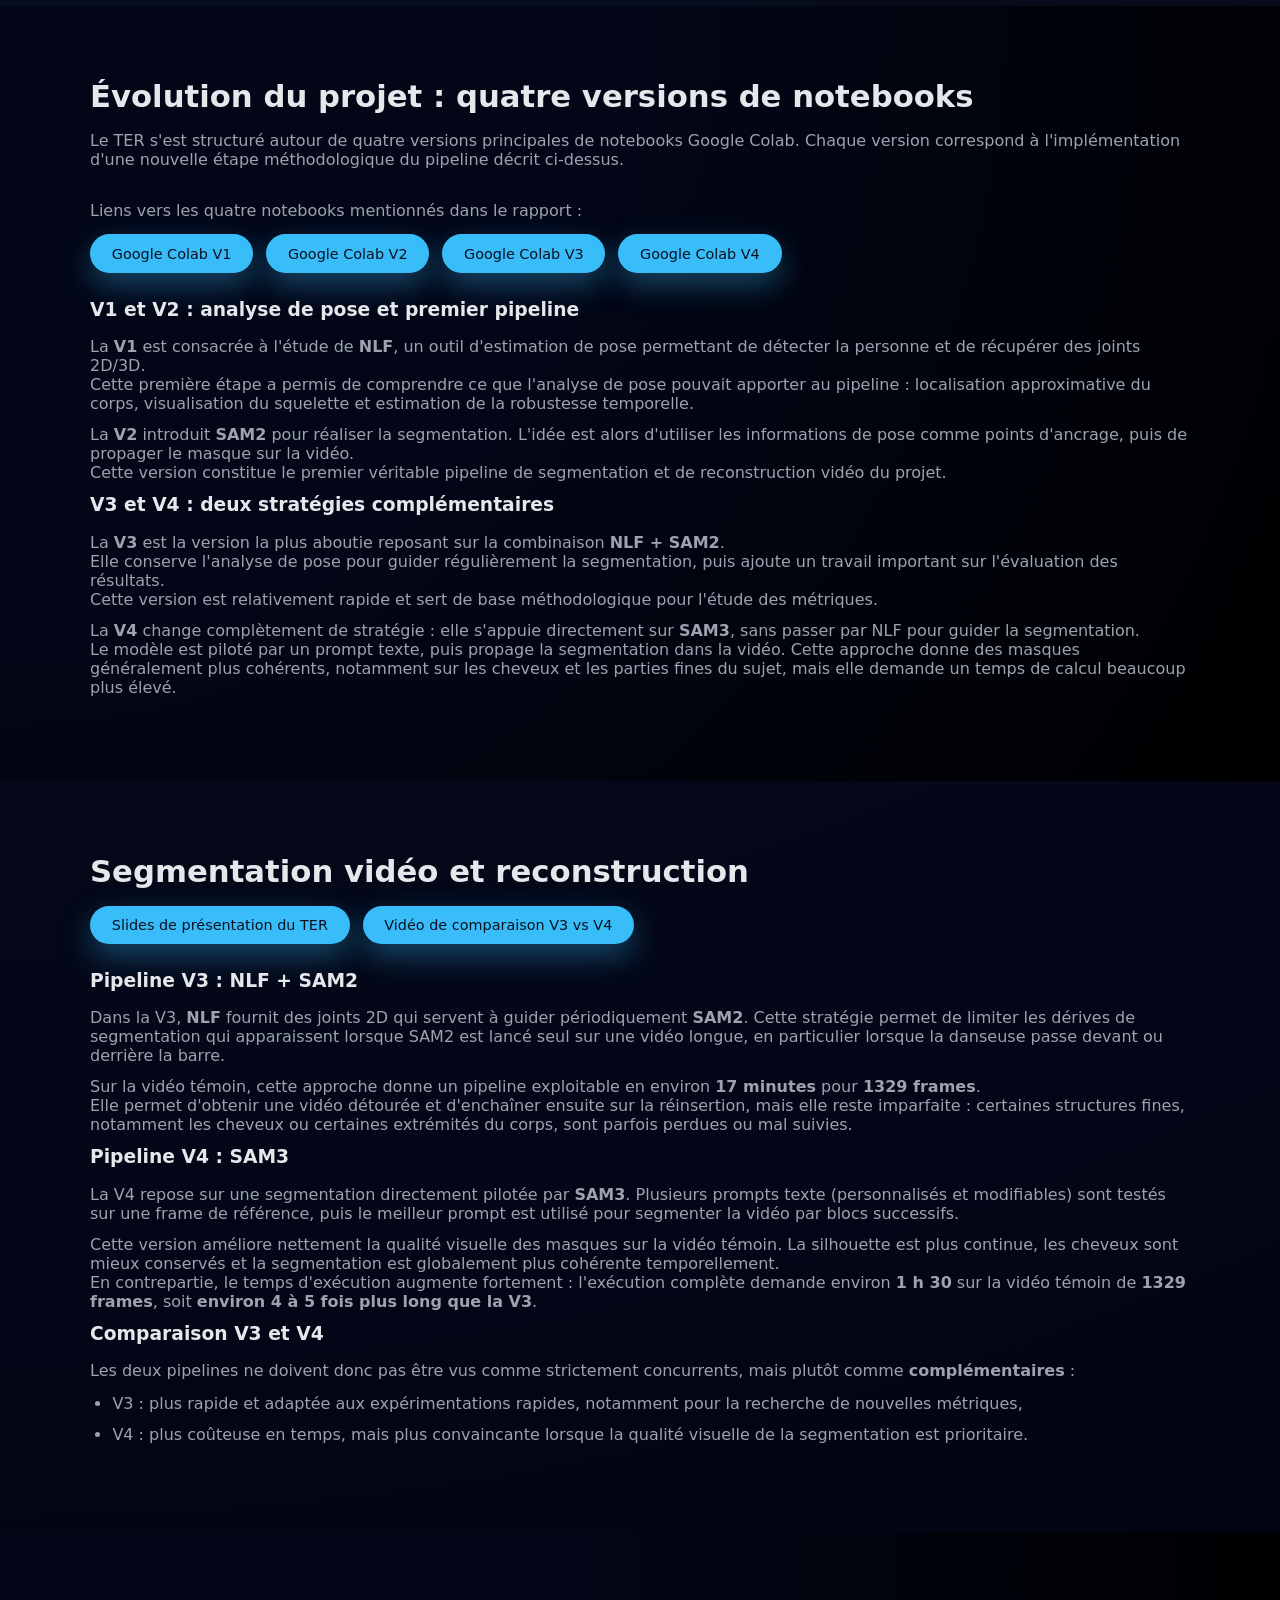
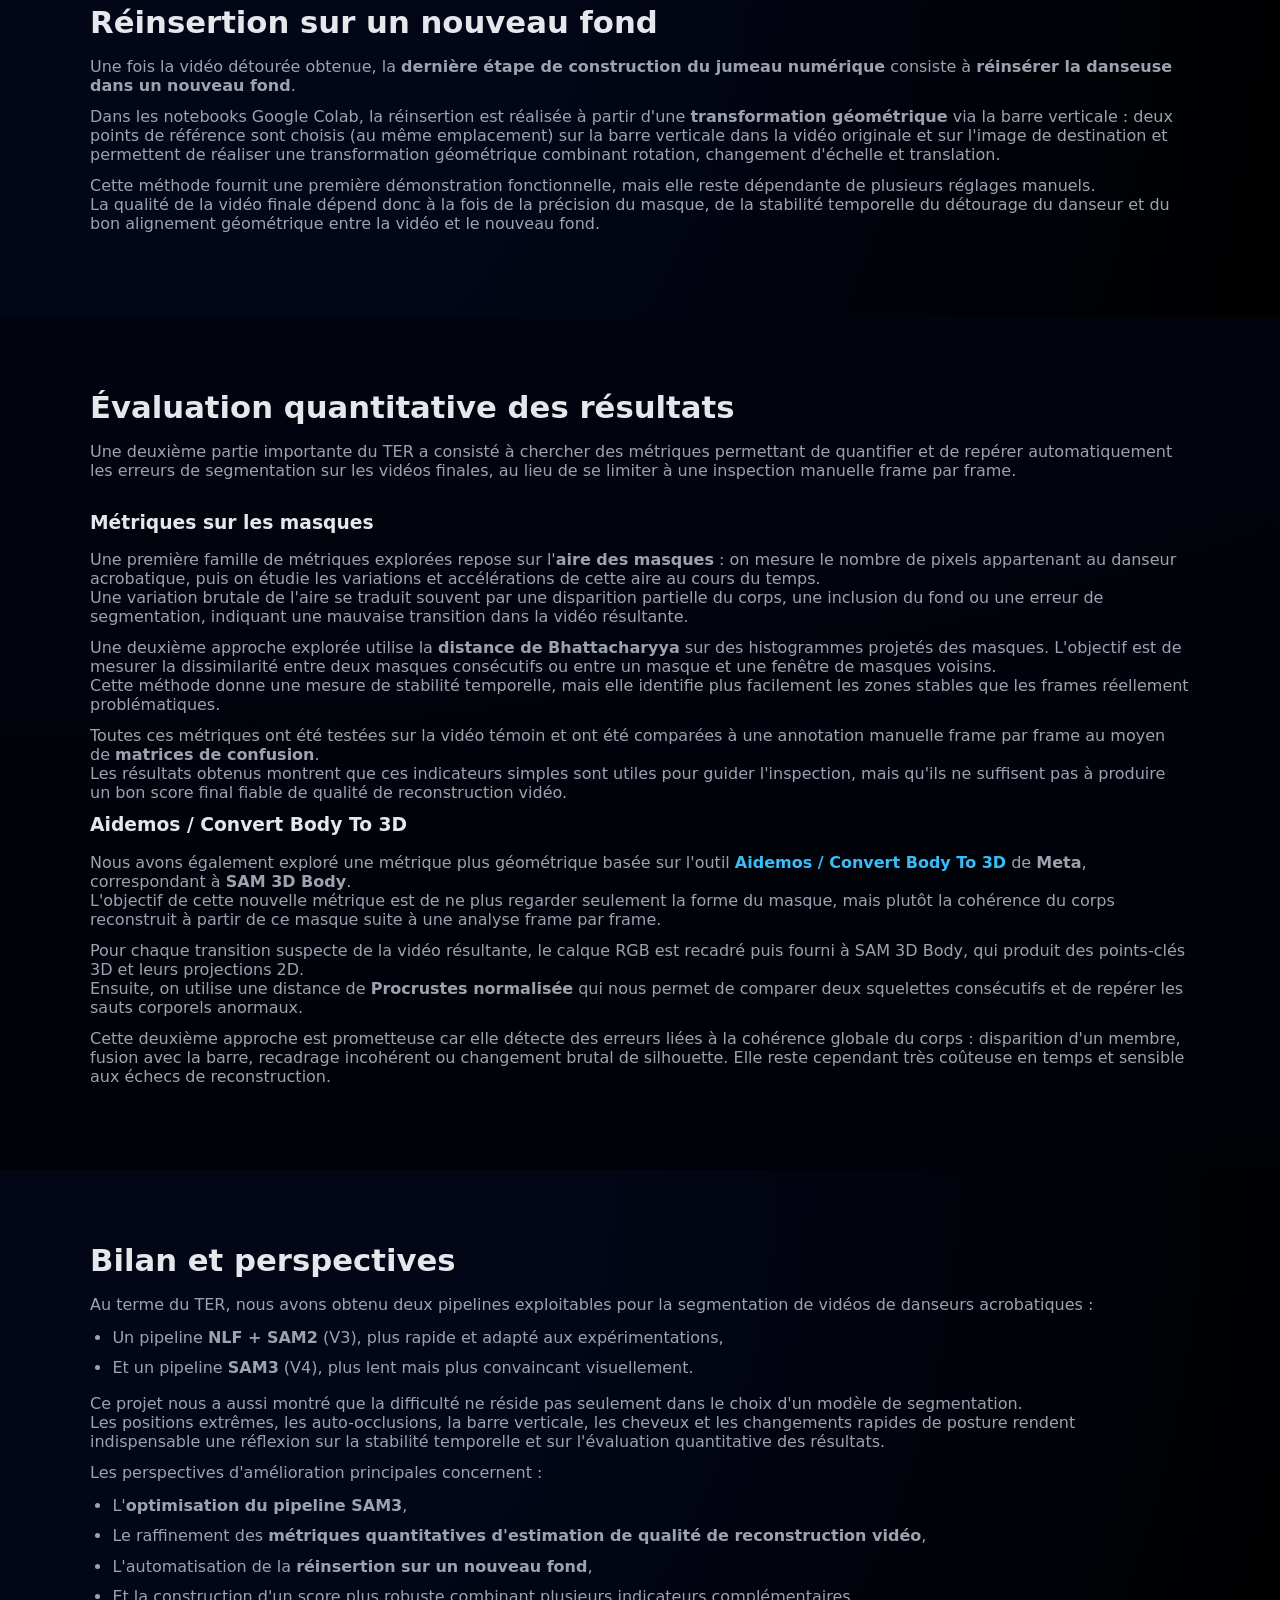
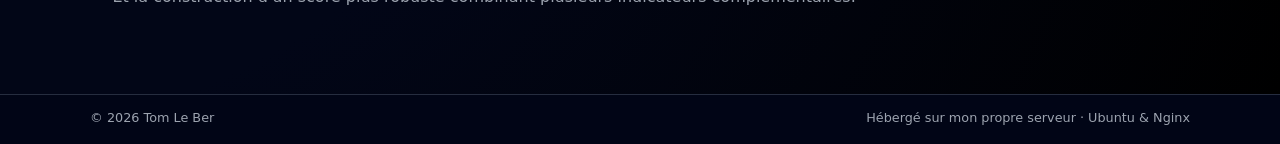
<file: irit/index.html>
<!DOCTYPE html>
<html lang="fr">
<head>
  <meta charset="UTF-8" />
  <title>Tom Le Ber — TER IRIT | Segmentation et réinsertion vidéo</title>
  <meta name="viewport" content="width=device-width, initial-scale=1" />
  <meta name="description" content="TER IRIT : création d'un pipeline de vision par ordinateur pour segmenter des vidéos de danseurs acrobatiques, réinsérer la personne sur un nouveau fond et évaluer quantitativement la qualité de reconstruction vidéo." />
  <link rel="icon" type="image/png" sizes="96x96" href="../assets/img/favicon-96.png">
  <link rel="icon" type="image/png" sizes="48x48" href="../assets/img/favicon-48.png">
  <link rel="icon" type="image/png" sizes="192x192" href="../assets/img/favicon-192.png">
  <link rel="apple-touch-icon" sizes="180x180" href="../assets/img/apple-touch-icon.png">
  <link rel="stylesheet" href="../assets/css/style.css" />
  <link rel="canonical" href="https://tomleber.fr/irit/" />
</head>
<body>
  <header class="site-header">
    <div class="container nav-container">
      <a class="brand" href="/" aria-label="Retour à l'accueil">
        <img class="brand-avatar" src="../assets/img/profile_picture-128.webp" alt="Photo de profil" width="38" height="38" />
        <span class="brand-name">Tom Le Ber</span>
      </a>
      <nav class="main-nav">
        <a href="/">Accueil</a>
        <a href="/#projects">Projets</a>
        <a href="/#skills">Compétences</a>
        <a href="/#contact">Contact</a>
      </nav>
    </div>
  </header>

  <main>
    <!-- HERO -->
    <section class="hero">
      <div class="container hero-grid">
        <div class="hero-text">
          <p class="hero-kicker">Stage de recherche (TER) · IRIT · L3 MIDL</p>
          <h1>Jumeau numérique de vidéos de danseurs acrobatiques</h1>
          <p class="hero-subtitle">
            <strong>Travail d'étude et de recherche (TER)</strong> réalisé à l'<strong>Institut de Recherche en Informatique de Toulouse (IRIT)</strong> autour de la segmentation vidéo, de l'analyse de pose et de la réinsertion d'une personne sur un nouveau fond.
          </p>
          <div class="project-text-group">
            <p class="hero-subtitle">
              Ce <strong>TER</strong> était axé autour de <strong>deux problématiques</strong> principales :
            </p>
            <ol class="container-list project-compact-list">
              <li>
                Comment créer un <strong>jumeau numérique</strong> de vidéos de danseurs acrobatiques en mouvement le plus qualitatif possible, via un pipeline de <strong>vision par ordinateur</strong> combinant <strong>estimation de pose</strong>, <strong>segmentation</strong> et <strong>réinsertion</strong> sur de nouveaux fonds.
              </li>
              <li>
                La recherche de <strong>métriques quantitatives d'estimation de la qualité de reconstruction</strong> des vidéos obtenues.
              </li>
            </ol>
          </div>
          <p class="hero-subtitle">
            Réalisé en binôme avec <a class="link" href="https://www.linkedin.com/in/tony-perottino-812a22325/" target="_blank" rel="noreferrer">Tony Perottino</a>.
          </p>
          <div class="hero-actions">
            <a class="btn primary" href="https://github.com/tominien/sports-digital-twin-irit-research-internship" target="_blank" rel="noreferrer">
              Voir le projet sur GitHub
            </a>
            <a class="btn primary" href="./docs/rapport_ter_irit.pdf" target="_blank" rel="noreferrer">
              Voir le rapport du TER (PDF)
            </a>
            <a class="btn primary" href="https://docs.google.com/presentation/d/1c2IDEhVFlXrQwT-PEzJ9W1rg5q2XlDWG/edit?usp=sharing&ouid=113917302389480304138&rtpof=true&sd=true" target="_blank" rel="noreferrer">
              Slides de présentation du TER
            </a>
            <a class="btn ghost" href="/#projects">
              ← Retour aux projets
            </a>
          </div>
        </div>
        <div class="hero-card">
          <div class="hero-card-inner">
            <p class="hero-name">TER IRIT</p>
            <p class="hero-role">Création d'un <strong>jumeau numérique</strong> de <strong>vidéos de danseurs acrobatiques</strong> et recherche de <strong>métriques d'estimation de qualité de reconstruction</strong> vidéo.</p>
            <ul class="hero-meta">
              <li>Vision par ordinateur</li>
              <li>NLF + SAM2</li>
              <li>SAM3</li>
              <li>Réinsertion vidéo</li>
              <li>Métriques d'estimation de qualité de reconstruction</li>
            </ul>
          </div>
        </div>
      </div>
    </section>

    <!-- PRESENTATION GENERALE -->
    <section class="section">
      <div class="container">
        <h2>Présentation générale</h2>
        <div class="action-block">
          <p class="action-block-text">
            Les ressources suivantes permettent de consulter le rapport complet du TER et les notebooks Google Colab associés aux différentes versions du projet.
          </p>
          <div class="action-row">
            <a class="btn primary" href="./docs/rapport_ter_irit.pdf" target="_blank" rel="noreferrer">
              Voir le rapport du TER (PDF)
            </a>
            <a class="btn ghost" href="https://github.com/tominien/sports-digital-twin-irit-research-internship" target="_blank" rel="noreferrer">
              Voir le projet sur GitHub
            </a>
          </div>
        </div>

        <h3>Contexte du TER</h3>
        <div>
          <p>
            Ce TER s'inscrit dans une problématique plus générale liée à la <strong>manipulation vidéo</strong> et aux <strong>deepfakes</strong> : avant de modifier ou de réinsérer un élément dans une vidéo, il faut souvent être capable de l'isoler précisément.
          </p>
          <p>
            Dans notre cas, nous avons étudié des <strong>vidéos de danseurs acrobatiques</strong>.
            Le but était de détourer automatiquement la personne présente dans une scène fixe, puis de la réinsérer sur un nouveau fond.
            Ce choix rend le problème difficile : la barre verticale passe régulièrement devant et derrière le corps, les postures prises sont inhabituelles et extrêmes, les cheveux et les membres fins sont difficiles à segmenter, et la cohérence temporelle doit être conservée sur toute la vidéo.
          </p>
          <p>
            L'objectif n'était donc pas seulement de produire un masque sur une image isolée, mais de construire une <strong>chaîne de traitement vidéo complète</strong>, comprenant :
          </p>
          <ul class="container-list">
            <li> Extraction des frames,</li>
            <li> Analyse de pose du danseur,</li>
            <li> Segmentation du danseur,</li>
            <li> Réinsertion sur un nouveau fond,</li>
            <li> Puis évaluation qualitative et quantitative des résultats obtenus.</li>
          </ul>
        </div>

        <h3>Données et protocole expérimental</h3>
        <div>
          <p>
            Le projet repose sur un ensemble d'environ <strong>50 vidéos de danseurs acrobatiques</strong>.
            La majorité des expérimentations décrites dans le rapport sont réalisées sur une vidéo témoin de <strong>1329 frames</strong>, présentant notamment multiples changements de posture et variations de vitesse.
          </p>
          <p>
            À partir de la version V3 du notebook, le protocole général consiste à charger une vidéo, extraire ses frames, obtenir des informations géométriques sur la personne, guider une méthode de segmentation vidéo, produire une vidéo détourée, réinsérer la personne sur un nouveau fond, puis analyser la qualité de la reconstruction obtenue.
          </p>
        </div>
      </div>
    </section>

    <!-- NOTEBOOKS ET VERSIONS -->
    <section class="section section-alt">
      <div class="container">
        <h2>Évolution du projet : quatre versions de notebooks</h2>
        <p class="section-intro">
          Le TER s'est structuré autour de quatre versions principales de notebooks Google Colab.
          Chaque version correspond à l'implémentation d'une nouvelle étape méthodologique du pipeline décrit ci-dessus.
        </p>

        <div class="action-block">
          <p class="action-block-text">
            Liens vers les quatre notebooks mentionnés dans le rapport :
          </p>
          <div class="action-row">
            <a class="btn primary" href="https://colab.research.google.com/drive/10isCyiPVEZoGdX6Wg1dwTkmIAxjaRRdf?usp=sharing" target="_blank" rel="noreferrer">Google Colab V1</a>
            <a class="btn primary" href="https://colab.research.google.com/drive/1kxzYDug71b5NmORizC1LVV5aOfhFjfx3?usp=sharing" target="_blank" rel="noreferrer">Google Colab V2</a>
            <a class="btn primary" href="https://colab.research.google.com/drive/1IQCWPjDab1chuYXvMqv7khn1kP6Lq0YP?usp=sharing" target="_blank" rel="noreferrer">Google Colab V3</a>
            <a class="btn primary" href="https://colab.research.google.com/drive/10mplukoTkT_xbG6uzpJbJWZYmUa_jmG-?usp=sharing" target="_blank" rel="noreferrer">Google Colab V4</a>
          </div>
        </div>

        <h3>V1 et V2 : analyse de pose et premier pipeline</h3>
        <div>
          <p>
            La <strong>V1</strong> est consacrée à l'étude de <strong>NLF</strong>, un outil d'estimation de pose permettant de détecter la personne et de récupérer des joints 2D/3D.
            <br>
            Cette première étape a permis de comprendre ce que l'analyse de pose pouvait apporter au pipeline : localisation approximative du corps, visualisation du squelette et estimation de la robustesse temporelle.
          </p>
          <p>
            La <strong>V2</strong> introduit <strong>SAM2</strong> pour réaliser la segmentation.
            L'idée est alors d'utiliser les informations de pose comme points d'ancrage, puis de propager le masque sur la vidéo.
            <br>
            Cette version constitue le premier véritable pipeline de segmentation et de reconstruction vidéo du projet.
          </p>
        </div>

        <h3>V3 et V4 : deux stratégies complémentaires</h3>
        <div>
          <p>
            La <strong>V3</strong> est la version la plus aboutie reposant sur la combinaison <strong>NLF + SAM2</strong>.
            <br>
            Elle conserve l'analyse de pose pour guider régulièrement la segmentation, puis ajoute un travail important sur l'évaluation des résultats.
            <br>
            Cette version est relativement rapide et sert de base méthodologique pour l'étude des métriques.
          </p>
          <p>
            La <strong>V4</strong> change complètement de stratégie : elle s'appuie directement sur <strong>SAM3</strong>, sans passer par NLF pour guider la segmentation.
            <br>
            Le modèle est piloté par un prompt texte, puis propage la segmentation dans la vidéo. Cette approche donne des masques généralement plus cohérents, notamment sur les cheveux et les parties fines du sujet, mais elle demande un temps de calcul beaucoup plus élevé.
          </p>
        </div>
      </div>
    </section>

    <!-- SEGMENTATION -->
    <section class="section">
      <div class="container">
        <h2>Segmentation vidéo et reconstruction</h2>
        <div class="action-block">
          <div class="action-row">
            <a class="btn primary" href="https://docs.google.com/presentation/d/1c2IDEhVFlXrQwT-PEzJ9W1rg5q2XlDWG/edit?usp=sharing&ouid=113917302389480304138&rtpof=true&sd=true" target="_blank" rel="noreferrer">
              Slides de présentation du TER
            </a>
            <a class="btn primary" href="https://drive.google.com/file/d/1tMTv-VAbfwR06Xq7T-5WtC1evg9jKgGX/view?usp=sharing" target="_blank" rel="noreferrer">
              Vidéo de comparaison V3 vs V4
            </a>
          </div>
        </div>
        <h3>Pipeline V3 : NLF + SAM2</h3>
        <div>
          <p>
            Dans la V3, <strong>NLF</strong> fournit des joints 2D qui servent à guider périodiquement <strong>SAM2</strong>.
            Cette stratégie permet de limiter les dérives de segmentation qui apparaissent lorsque SAM2 est lancé seul sur une vidéo longue, en particulier lorsque la danseuse passe devant ou derrière la barre.
          </p>
          <p>
            Sur la vidéo témoin, cette approche donne un pipeline exploitable en environ <strong>17 minutes</strong> pour <strong>1329 frames</strong>.
            <br>
            Elle permet d'obtenir une vidéo détourée et d'enchaîner ensuite sur la réinsertion, mais elle reste imparfaite : certaines structures fines, notamment les cheveux ou certaines extrémités du corps, sont parfois perdues ou mal suivies.
          </p>
        </div>

        <h3>Pipeline V4 : SAM3</h3>
        <div>
          <p>
            La V4 repose sur une segmentation directement pilotée par <strong>SAM3</strong>.
            Plusieurs prompts texte (personnalisés et modifiables) sont testés sur une frame de référence, puis le meilleur prompt est utilisé pour segmenter la vidéo par blocs successifs.
          </p>
          <p>
            Cette version améliore nettement la qualité visuelle des masques sur la vidéo témoin.
            La silhouette est plus continue, les cheveux sont mieux conservés et la segmentation est globalement plus cohérente temporellement.
            <br>
            En contrepartie, le temps d'exécution augmente fortement : l'exécution complète demande environ <strong>1 h 30</strong> sur la vidéo témoin de <strong>1329 frames</strong>, soit <strong> environ 4 à 5 fois plus long que la V3</strong>.
          </p>
        </div>

        <h3>Comparaison V3 et V4</h3>
        <div>
          <p>
            Les deux pipelines ne doivent donc pas être vus comme strictement concurrents, mais plutôt comme <strong>complémentaires</strong> :
          </p>
          <ul class="container-list">
            <li>V3 : plus rapide et adaptée aux expérimentations rapides, notamment pour la recherche de nouvelles métriques,</li>
            <li>V4 : plus coûteuse en temps, mais plus convaincante lorsque la qualité visuelle de la segmentation est prioritaire.</li>
          </ul>
        </div>
      </div>
    </section>

    <!-- REINSERTION -->
    <section class="section section-alt">
      <div class="container">
        <h2>Réinsertion sur un nouveau fond</h2>
        <div>
          <p>
            Une fois la vidéo détourée obtenue, la <strong>dernière étape de construction du jumeau numérique</strong> consiste à <strong>réinsérer la danseuse dans un nouveau fond</strong>.
          </p>
          <p>
            Dans les notebooks Google Colab, la réinsertion est réalisée à partir d'une <strong>transformation géométrique</strong> via la barre verticale : deux points de référence sont choisis (au même emplacement) sur la barre verticale dans la vidéo originale et sur l'image de destination et permettent de réaliser une transformation géométrique combinant rotation, changement d'échelle et translation.
          </p>
          <p>
            Cette méthode fournit une première démonstration fonctionnelle, mais elle reste dépendante de plusieurs réglages manuels.
            <br>
            La qualité de la vidéo finale dépend donc à la fois de la précision du masque, de la stabilité temporelle du détourage du danseur et du bon alignement géométrique entre la vidéo et le nouveau fond.
          </p>
        </div>
      </div>
    </section>

    <!-- METRIQUES -->
    <section class="section">
      <div class="container">
        <h2>Évaluation quantitative des résultats</h2>
        <p class="section-intro">
          Une deuxième partie importante du TER a consisté à chercher des métriques permettant de quantifier et de repérer automatiquement les erreurs de segmentation sur les vidéos finales, au lieu de se limiter à une inspection manuelle frame par frame.
        </p>

        <h3>Métriques sur les masques</h3>
        <div>
          <p>
            Une première famille de métriques explorées repose sur l'<strong>aire des masques</strong> : on mesure le nombre de pixels appartenant au danseur acrobatique, puis on étudie les variations et accélérations de cette aire au cours du temps.
            <br>
            Une variation brutale de l'aire se traduit souvent par une disparition partielle du corps, une inclusion du fond ou une erreur de segmentation, indiquant une mauvaise transition dans la vidéo résultante.
          </p>
          <p>
            Une deuxième approche explorée utilise la <strong>distance de Bhattacharyya</strong> sur des histogrammes projetés des masques.
            L'objectif est de mesurer la dissimilarité entre deux masques consécutifs ou entre un masque et une fenêtre de masques voisins.
            <br>
            Cette méthode donne une mesure de stabilité temporelle, mais elle identifie plus facilement les zones stables que les frames réellement problématiques.
          </p>
          <p>
            Toutes ces métriques ont été testées sur la vidéo témoin et ont été comparées à une annotation manuelle frame par frame au moyen de <strong>matrices de confusion</strong>.
            <br>
            Les résultats obtenus montrent que ces indicateurs simples sont utiles pour guider l'inspection, mais qu'ils ne suffisent pas à produire un bon score final fiable de qualité de reconstruction vidéo.
          </p>
        </div>

        <h3>Aidemos / Convert Body To 3D</h3>
        <div>
          <p>
            Nous avons également exploré une métrique plus géométrique basée sur l'outil <strong><a class="link" href="https://www.aidemos.meta.com/segment-anything/editor/convert-body-to-3d" target="_blank" rel="noreferrer">Aidemos / Convert Body To 3D</a></strong> de <strong>Meta</strong>, correspondant à <strong>SAM 3D Body</strong>.
            <br>
            L'objectif de cette nouvelle métrique est de ne plus regarder seulement la forme du masque, mais plutôt la cohérence du corps reconstruit à partir de ce masque suite à une analyse frame par frame.
          </p>
          <p>
            Pour chaque transition suspecte de la vidéo résultante, le calque RGB est recadré puis fourni à SAM 3D Body, qui produit des points-clés 3D et leurs projections 2D.
            <br>
            Ensuite, on utilise une distance de <strong>Procrustes normalisée</strong> qui nous permet de comparer deux squelettes consécutifs et de repérer les sauts corporels anormaux.
          </p>
          <p>
            Cette deuxième approche est prometteuse car elle détecte des erreurs liées à la cohérence globale du corps : disparition d'un membre, fusion avec la barre, recadrage incohérent ou changement brutal de silhouette.
            Elle reste cependant très coûteuse en temps et sensible aux échecs de reconstruction.
          </p>
        </div>
      </div>
    </section>

    <!-- BILAN -->
    <section class="section section-alt">
      <div class="container">
        <h2>Bilan et perspectives</h2>
        <div>
          <p>
            Au terme du TER, nous avons obtenu deux pipelines exploitables pour la segmentation de vidéos de danseurs acrobatiques :
          </p>
          <ul class="container-list">
            <li>Un pipeline <strong>NLF + SAM2</strong> (V3), plus rapide et adapté aux expérimentations,</li>
            <li>Et un pipeline <strong>SAM3</strong> (V4), plus lent mais plus convaincant visuellement.</li>
          </ul>
          <p>
            Ce projet nous a aussi montré que la difficulté ne réside pas seulement dans le choix d'un modèle de segmentation.
            <br>
            Les positions extrêmes, les auto-occlusions, la barre verticale, les cheveux et les changements rapides de posture rendent indispensable une réflexion sur la stabilité temporelle et sur l'évaluation quantitative des résultats.
          </p>
          <p>
            Les perspectives d'amélioration principales concernent :
          </p>          
          <ul class="container-list">
            <li>L'<strong>optimisation du pipeline SAM3</strong>,</li>
            <li>Le raffinement des <strong>métriques quantitatives d'estimation de qualité de reconstruction vidéo</strong>,</li>
            <li>L'automatisation de la <strong>réinsertion sur un nouveau fond</strong>,</li>
            <li>Et la construction d'un score plus robuste combinant plusieurs indicateurs complémentaires.</li>
          </ul>
        </div>
      </div>
    </section>
  </main>

  <footer class="site-footer">
    <div class="container footer-content">
      <span>&copy; <span id="year"></span> Tom Le Ber</span>
      <span>Hébergé sur mon propre serveur · Ubuntu &amp; Nginx</span>
    </div>
  </footer>

  <script>
    document.getElementById("year").textContent = new Date().getFullYear();
  </script>
</body>
</html>
</file>
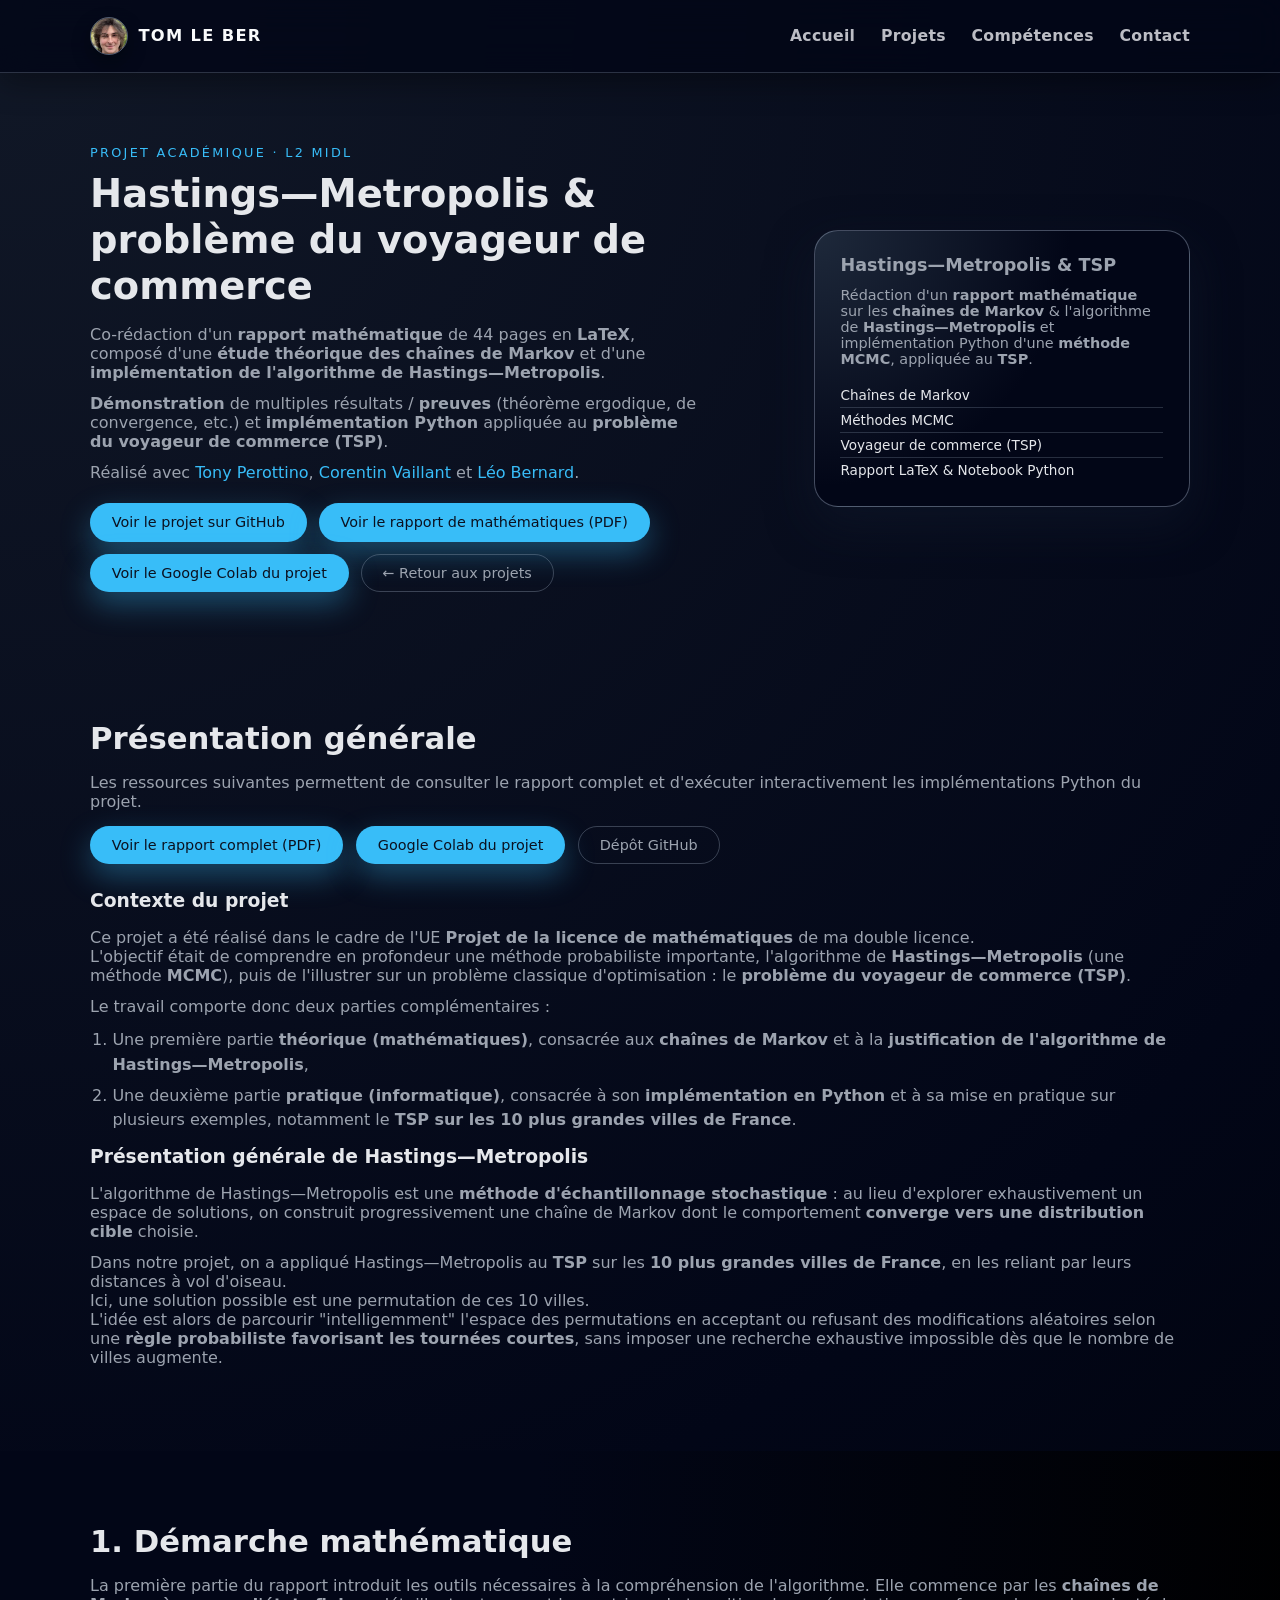
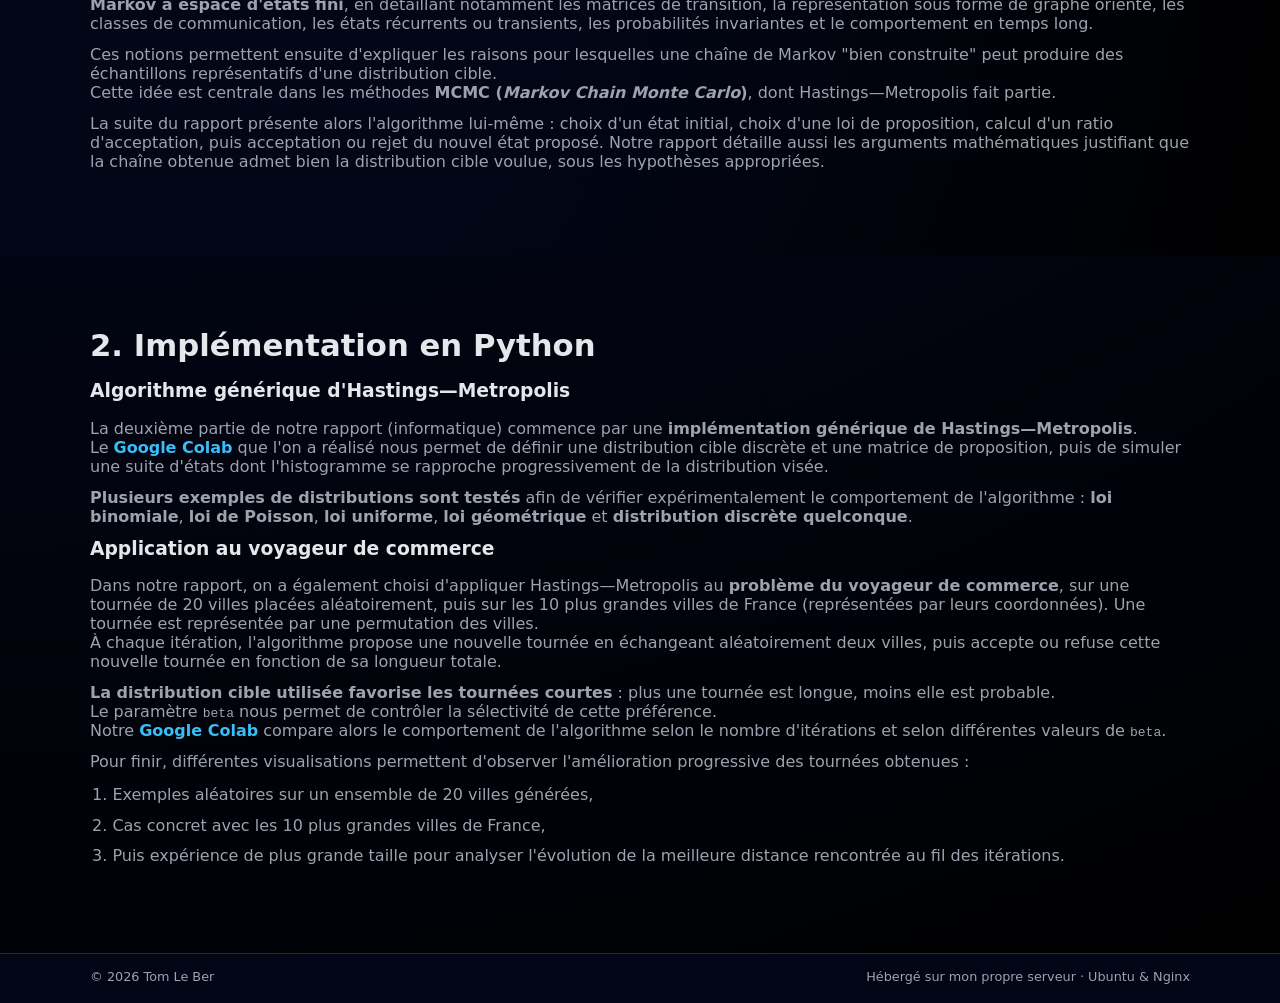
<file: projet_midl_1/index.html>
<!DOCTYPE html>
<html lang="fr">
<head>
  <meta charset="UTF-8" />
  <title>Tom Le Ber — Hastings—Metropolis &amp; TSP</title>
  <meta name="viewport" content="width=device-width, initial-scale=1" />
  <meta name="description" content="Projet MIDL 1 : étude mathématique des chaînes de Markov et de l'algorithme de Hastings—Metropolis, avec implémentation Python appliquée au problème du voyageur de commerce." />
  <link rel="icon" type="image/png" sizes="96x96" href="../assets/img/favicon-96.png">
  <link rel="icon" type="image/png" sizes="48x48" href="../assets/img/favicon-48.png">
  <link rel="icon" type="image/png" sizes="192x192" href="../assets/img/favicon-192.png">
  <link rel="apple-touch-icon" sizes="180x180" href="../assets/img/apple-touch-icon.png">
  <link rel="stylesheet" href="../assets/css/style.css" />
  <link rel="canonical" href="https://tomleber.fr/projet_midl_1/" />
</head>
<body>
  <header class="site-header">
    <div class="container nav-container">
      <a class="brand" href="/" aria-label="Retour à l'accueil">
        <img class="brand-avatar" src="../assets/img/profile_picture-128.webp" alt="Photo de profil" width="38" height="38" />
        <span class="brand-name">Tom Le Ber</span>
      </a>
      <nav class="main-nav">
        <a href="/">Accueil</a>
        <a href="/#projects">Projets</a>
        <a href="/#skills">Compétences</a>
        <a href="/#contact">Contact</a>
      </nav>
    </div>
  </header>

  <main>
    <!-- HERO -->
    <section class="hero">
      <div class="container hero-grid">
        <div class="hero-text">
          <p class="hero-kicker">Projet académique · L2 MIDL</p>
          <h1>Hastings—Metropolis &amp; problème du voyageur de commerce</h1>
          <p class="hero-subtitle">
            Co-rédaction d'un <strong>rapport mathématique</strong> de 44 pages en <strong>LaTeX</strong>, composé d'une <strong>étude théorique des chaînes de Markov</strong> et d'une <strong>implémentation de l'algorithme de Hastings—Metropolis</strong>.
          </p>
          <p class="hero-subtitle">
            <strong>Démonstration</strong> de multiples résultats / <strong>preuves</strong> (théorème ergodique, de convergence, etc.) et <strong>implémentation Python</strong> appliquée au <strong>problème du voyageur de commerce (TSP)</strong>.
          </p>
          <p class="hero-subtitle">
            Réalisé avec <a class="link" href="https://www.linkedin.com/in/tony-perottino-812a22325/" target="_blank" rel="noreferrer">Tony Perottino</a>, <a class="link" href="https://github.com/CorentinVaillant" target="_blank" rel="noreferrer">Corentin Vaillant</a> et <a class="link" href="https://yolwoocle.com/" target="_blank" rel="noreferrer">Léo Bernard</a>.
          </p>
          <div class="hero-actions">
            <a class="btn primary" href="https://github.com/tominien/hasting-metropolis" target="_blank" rel="noreferrer">
              Voir le projet sur GitHub
            </a>
            <a class="btn primary" href="./docs/rapport_projet_midl_1.pdf" target="_blank" rel="noreferrer">
              Voir le rapport de mathématiques (PDF)
            </a>
            <a class="btn primary" href="https://colab.research.google.com/drive/10B7I7ikLTzP9nouqRqdWE6qpYaaTslct?usp=sharing" target="_blank" rel="noreferrer">
              Voir le Google Colab du projet
            </a>
            <a class="btn ghost" href="/#projects">
              ← Retour aux projets
            </a>
          </div>
        </div>
        <div class="hero-card">
          <div class="hero-card-inner">
            <p class="hero-name">Hastings—Metropolis &amp; TSP</p>
            <p class="hero-role">Rédaction d'un <strong>rapport mathématique</strong> sur les <strong>chaînes de Markov</strong> &amp; l'algorithme de <strong>Hastings—Metropolis</strong> et implémentation Python d'une <strong>méthode MCMC</strong>, appliquée au <strong>TSP</strong>.</p>
            <ul class="hero-meta">
              <li>Chaînes de Markov</li>
              <li>Méthodes MCMC</li>
              <li>Voyageur de commerce (TSP)</li>
              <li>Rapport LaTeX &amp; Notebook Python</li>
            </ul>
          </div>
        </div>
      </div>
    </section>

    <!-- PRESENTATION GENERALE -->
    <section class="section">
      <div class="container">
        <h2>Présentation générale</h2>
        <div class="action-block">
          <p class="action-block-text">
            Les ressources suivantes permettent de consulter le rapport complet et d'exécuter interactivement les implémentations Python du projet.
          </p>
          <div class="action-row">
            <a class="btn primary" href="./docs/rapport_projet_midl_1.pdf" target="_blank" rel="noreferrer">
              Voir le rapport complet (PDF)
            </a>
            <a class="btn primary" href="https://colab.research.google.com/drive/10B7I7ikLTzP9nouqRqdWE6qpYaaTslct?usp=sharing" target="_blank" rel="noreferrer">
              Google Colab du projet
            </a>
            <a class="btn ghost" href="https://github.com/tominien/hasting-metropolis" target="_blank" rel="noreferrer">
              Dépôt GitHub
            </a>
          </div>
        </div>
        <h3>Contexte du projet</h3>
        <div>
          <p>
            Ce projet a été réalisé dans le cadre de l'UE <strong>Projet de la licence de mathématiques</strong> de ma double licence.
            <br>
            L'objectif était de comprendre en profondeur une méthode probabiliste importante, l'algorithme de <strong>Hastings—Metropolis</strong> (une méthode <strong>MCMC</strong>), puis de l'illustrer sur un problème classique d'optimisation : le <strong>problème du voyageur de commerce (TSP)</strong>.
          </p>
          <p>
            Le travail comporte donc deux parties complémentaires :
          </p>
          <ol class="container-list">
            <li>Une première partie <strong>théorique (mathématiques)</strong>, consacrée aux <strong>chaînes de Markov</strong> et à la <strong>justification de l'algorithme de Hastings—Metropolis</strong>,</li>
            <li>Une deuxième partie <strong>pratique (informatique)</strong>, consacrée à son <strong>implémentation en Python</strong> et à sa mise en pratique sur plusieurs exemples, notamment le <strong>TSP sur les 10 plus grandes villes de France</strong>.</li>
          </ol>
        </div>
        <h3>Présentation générale de Hastings—Metropolis</h3>
        <div>
          <p>
            L'algorithme de Hastings—Metropolis est une <strong>méthode d'échantillonnage stochastique</strong> : au lieu d'explorer exhaustivement un espace de solutions, on construit progressivement une chaîne de Markov dont le comportement <strong>converge vers une distribution cible</strong> choisie.
          </p>
          <p>
            Dans notre projet, on a appliqué Hastings—Metropolis au <strong>TSP</strong> sur les <strong>10 plus grandes villes de France</strong>, en les reliant par leurs distances à vol d'oiseau.
            <br>
            Ici, une solution possible est une permutation de ces 10 villes.
            <br>
            L'idée est alors de parcourir "intelligemment" l'espace des permutations en acceptant ou refusant des modifications aléatoires selon une <strong>règle probabiliste favorisant les tournées courtes</strong>, sans imposer une recherche exhaustive impossible dès que le nombre de villes augmente.
          </p>
        </div>
      </div>
    </section>

    <!-- DEMARCHE MATHEMATIQUE -->
    <section class="section section-alt">
      <div class="container">
        <h2>1. Démarche mathématique</h2>
        <div>
          <p>
            La première partie du rapport introduit les outils nécessaires à la compréhension de l'algorithme.
            Elle commence par les <strong>chaînes de Markov à espace d'états fini</strong>, en détaillant notamment les matrices de transition, la représentation sous forme de graphe orienté, les classes de communication, les états récurrents ou transients, les probabilités invariantes et le comportement en temps long.
          </p>
          <p>
            Ces notions permettent ensuite d'expliquer les raisons pour lesquelles une chaîne de Markov "bien construite" peut produire des échantillons représentatifs d'une distribution cible.
            <br>
            Cette idée est centrale dans les méthodes <strong>MCMC (<em>Markov Chain Monte Carlo</em>)</strong>, dont Hastings—Metropolis fait partie.
          </p>
          <p>
            La suite du rapport présente alors l'algorithme lui-même : choix d'un état initial, choix d'une loi de proposition, calcul d'un ratio d'acceptation, puis acceptation ou rejet du nouvel état proposé.
            Notre rapport détaille aussi les arguments mathématiques justifiant que la chaîne obtenue admet bien la distribution cible voulue, sous les hypothèses appropriées.
          </p>
        </div>
      </div>
    </section>

    <!-- IMPLEMENTATION -->
    <section class="section">
      <div class="container">
        <h2>2. Implémentation en Python</h2>
        <h3>Algorithme générique d'Hastings—Metropolis</h3>
        <div>
          <p>
            La deuxième partie de notre rapport (informatique) commence par une <strong>implémentation générique de Hastings—Metropolis</strong>.
            <br>
            Le <strong><a class="link" href="https://colab.research.google.com/drive/10B7I7ikLTzP9nouqRqdWE6qpYaaTslct?usp=sharing" target="_blank" rel="noreferrer">Google Colab</a></strong> que l'on a réalisé nous permet de définir une distribution cible discrète et une matrice de proposition, puis de simuler une suite d'états dont l'histogramme se rapproche progressivement de la distribution visée.
          </p>
          <p>
            <strong>Plusieurs exemples de distributions sont testés</strong> afin de vérifier expérimentalement le comportement de l'algorithme : <strong>loi binomiale</strong>, <strong>loi de Poisson</strong>, <strong>loi uniforme</strong>, <strong>loi géométrique</strong> et <strong>distribution discrète quelconque</strong>.
          </p>
        </div>

        <h3>Application au voyageur de commerce</h3>
        <div>
          <p>
            Dans notre rapport, on a également choisi d'appliquer Hastings—Metropolis au <strong>problème du voyageur de commerce</strong>, sur une tournée de 20 villes placées aléatoirement, puis sur les 10 plus grandes villes de France (représentées par leurs coordonnées).
            Une tournée est représentée par une permutation des villes.
            <br>
            À chaque itération, l'algorithme propose une nouvelle tournée en échangeant aléatoirement deux villes, puis accepte ou refuse cette nouvelle tournée en fonction de sa longueur totale.
          </p>
          <p>
            <strong>La distribution cible utilisée favorise les tournées courtes</strong> : plus une tournée est longue, moins elle est probable.
            <br>
            Le paramètre <code>beta</code> nous permet de contrôler la sélectivité de cette préférence.
            <br>
            Notre <strong><a class="link" href="https://colab.research.google.com/drive/10B7I7ikLTzP9nouqRqdWE6qpYaaTslct?usp=sharing" target="_blank" rel="noreferrer">Google Colab</a></strong> compare alors le comportement de l'algorithme selon le nombre d'itérations et selon différentes valeurs de <code>beta</code>.
          </p>
          <p>
            Pour finir, différentes visualisations permettent d'observer l'amélioration progressive des tournées obtenues :
          </p>
          <ol class="container-list">
            <li>Exemples aléatoires sur un ensemble de 20 villes générées,</li>
            <li>Cas concret avec les 10 plus grandes villes de France,</li>
            <li>Puis expérience de plus grande taille pour analyser l'évolution de la meilleure distance rencontrée au fil des itérations.</li>
          </ol>
        </div>
      </div>
    </section>
  </main>

  <footer class="site-footer">
    <div class="container footer-content">
      <span>&copy; <span id="year"></span> Tom Le Ber</span>
      <span>Hébergé sur mon propre serveur · Ubuntu &amp; Nginx</span>
    </div>
  </footer>

  <script>
    document.getElementById("year").textContent = new Date().getFullYear();
  </script>
</body>
</html>
</file>
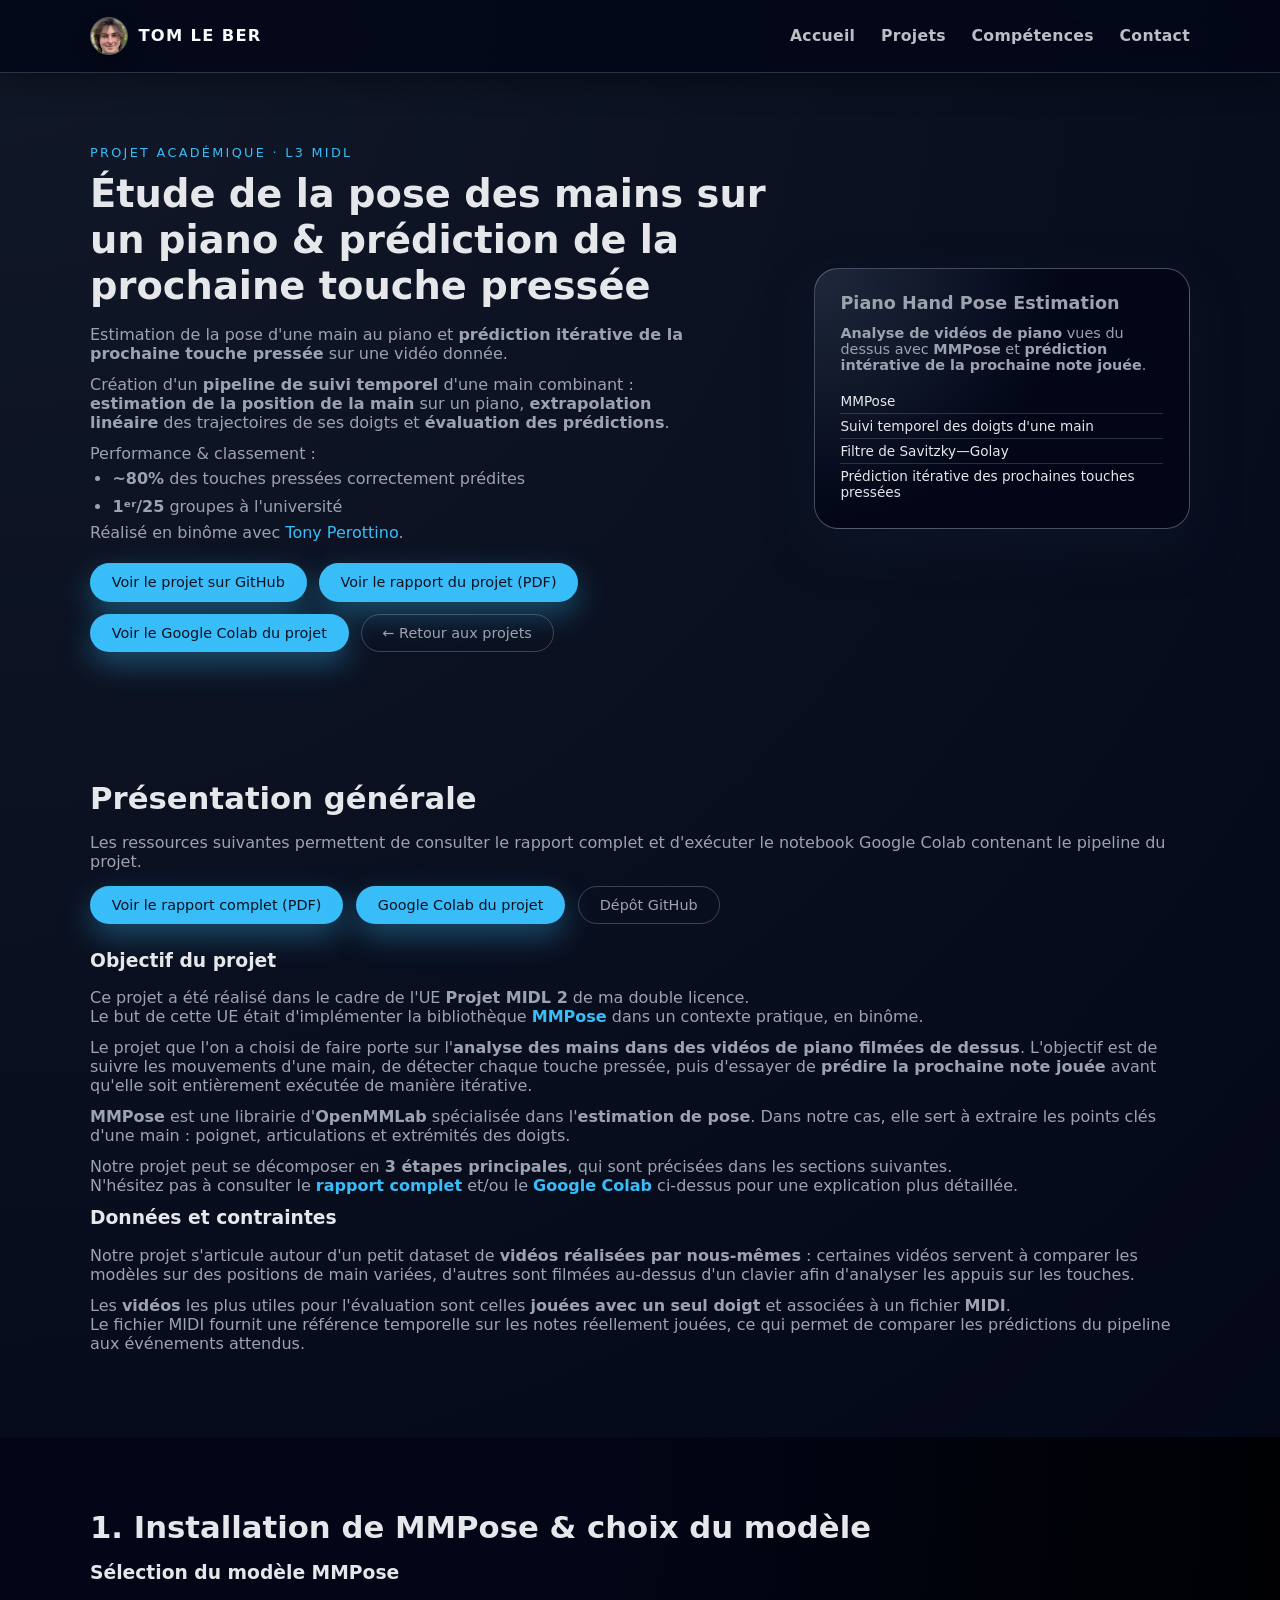
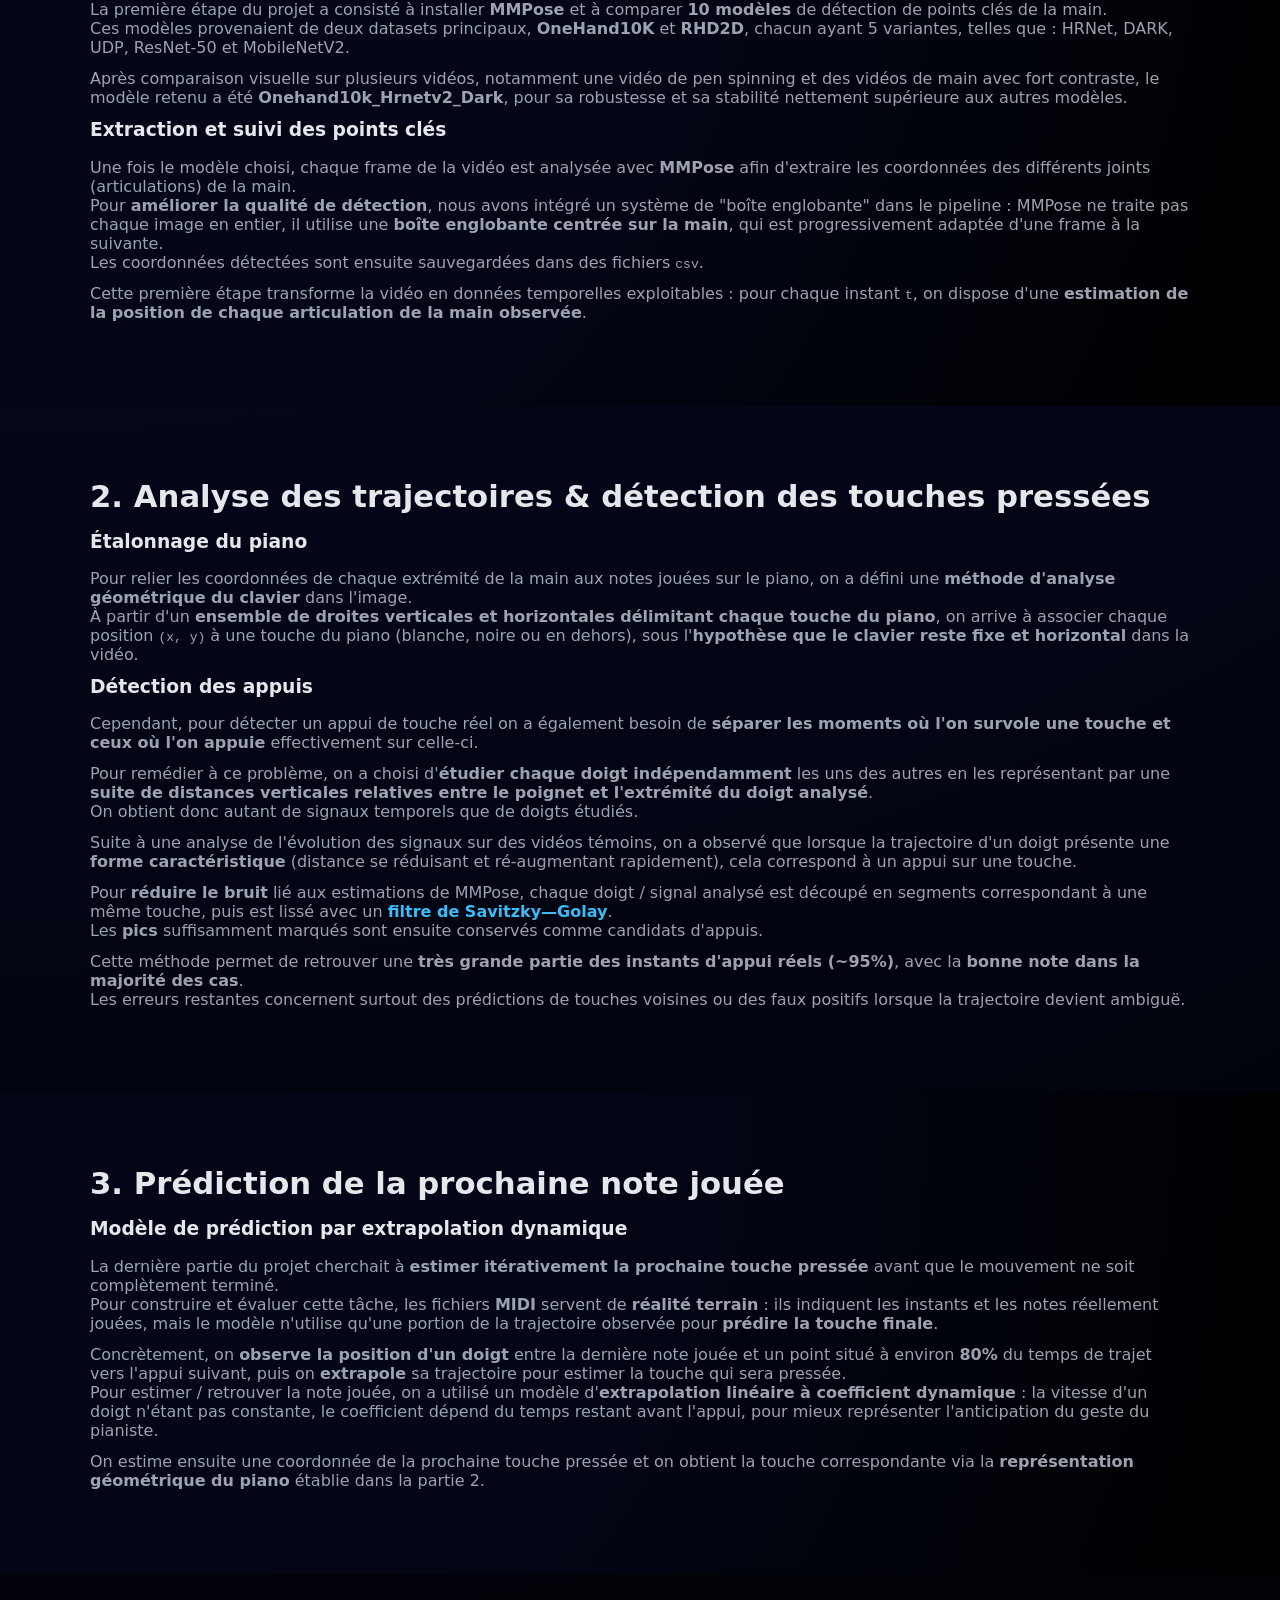
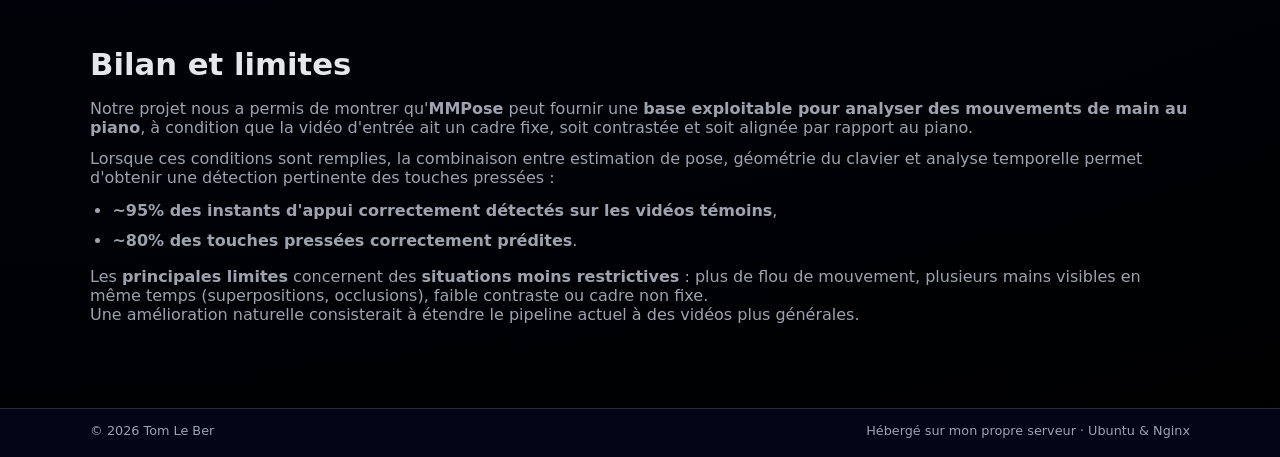
<file: projet_midl_2/index.html>
<!DOCTYPE html>
<html lang="fr">
<head>
  <meta charset="UTF-8" />
  <title>Tom Le Ber — Pose des mains au piano &amp; prédiction de touches</title>
  <meta name="viewport" content="width=device-width, initial-scale=1" />
  <meta name="description" content="Projet MIDL 2 : estimation de pose de la main au piano avec MMPose, suivi temporel des doigts, détection des touches pressées et prédiction de la prochaine note jouée." />
  <link rel="icon" type="image/png" sizes="96x96" href="../assets/img/favicon-96.png">
  <link rel="icon" type="image/png" sizes="48x48" href="../assets/img/favicon-48.png">
  <link rel="icon" type="image/png" sizes="192x192" href="../assets/img/favicon-192.png">
  <link rel="apple-touch-icon" sizes="180x180" href="../assets/img/apple-touch-icon.png">
  <link rel="stylesheet" href="../assets/css/style.css" />
  <link rel="canonical" href="https://tomleber.fr/projet_midl_2/" />
</head>
<body>
  <header class="site-header">
    <div class="container nav-container">
      <a class="brand" href="/" aria-label="Retour à l'accueil">
        <img class="brand-avatar" src="../assets/img/profile_picture-128.webp" alt="Photo de profil" width="38" height="38" />
        <span class="brand-name">Tom Le Ber</span>
      </a>
      <nav class="main-nav">
        <a href="/">Accueil</a>
        <a href="/#projects">Projets</a>
        <a href="/#skills">Compétences</a>
        <a href="/#contact">Contact</a>
      </nav>
    </div>
  </header>

  <main>
    <!-- HERO -->
    <section class="hero">
      <div class="container hero-grid">
        <div class="hero-text">
          <p class="hero-kicker">Projet académique · L3 MIDL</p>
          <h1>Étude de la pose des mains sur un piano &amp; prédiction de la prochaine touche pressée</h1>
          <p class="hero-subtitle">
            Estimation de la pose d'une main au piano et <strong>prédiction itérative de la prochaine touche pressée</strong> sur une vidéo donnée.
          </p>
          <p class="hero-subtitle">
            Création d'un <strong>pipeline de suivi temporel</strong> d'une main combinant : <strong>estimation de la position de la main</strong> sur un piano, <strong>extrapolation linéaire</strong> des trajectoires de ses doigts et <strong>évaluation des prédictions</strong>.
          </p>
          <div class="project-text-group">
            <p class="hero-subtitle">
              Performance &amp; classement :
            </p>
            <ul class="container-list project-compact-list">
              <li><strong>~80%</strong> des touches pressées correctement prédites</li>
              <li><strong>1ᵉʳ/25</strong> groupes à l'université</li>
            </ul>
          </div>
          <p class="hero-subtitle">
            Réalisé en binôme avec <a class="link" href="https://www.linkedin.com/in/tony-perottino-812a22325/" target="_blank" rel="noreferrer">Tony Perottino</a>.
          </p>
          <div class="hero-actions">
            <a class="btn primary" href="https://github.com/tominien/piano-hand-pose-estimation-mmpose" target="_blank" rel="noreferrer">
              Voir le projet sur GitHub
            </a>
            <a class="btn primary" href="./docs/rapport_projet_midl_2.pdf" target="_blank" rel="noreferrer">
              Voir le rapport du projet (PDF)
            </a>
            <a class="btn primary" href="https://colab.research.google.com/drive/142oXZ5i2kenOYsLv0u-_pylyE0gFmMVH?usp=sharing" target="_blank" rel="noreferrer">
              Voir le Google Colab du projet
            </a>
            <a class="btn ghost" href="/#projects">
              ← Retour aux projets
            </a>
          </div>
        </div>
        <div class="hero-card">
          <div class="hero-card-inner">
            <p class="hero-name">Piano Hand Pose Estimation</p>
            <p class="hero-role"><strong>Analyse de vidéos de piano</strong> vues du dessus avec <strong>MMPose</strong> et <strong>prédiction intérative de la prochaine note jouée</strong>.</p>
            <ul class="hero-meta">
              <li>MMPose</li>
              <li>Suivi temporel des doigts d'une main</li>
              <li>Filtre de Savitzky—Golay</li>
              <li>Prédiction itérative des prochaines touches pressées</li>
            </ul>
          </div>
        </div>
      </div>
    </section>

    <!-- PRESENTATION GENERALE -->
    <section class="section">
      <div class="container">
        <h2>Présentation générale</h2>
        <div class="action-block">
          <p class="action-block-text">
            Les ressources suivantes permettent de consulter le rapport complet et d'exécuter le notebook Google Colab contenant le pipeline du projet.
          </p>
          <div class="action-row">
            <a class="btn primary" href="./docs/rapport_projet_midl_2.pdf" target="_blank" rel="noreferrer">
              Voir le rapport complet (PDF)
            </a>
            <a class="btn primary" href="https://colab.research.google.com/drive/142oXZ5i2kenOYsLv0u-_pylyE0gFmMVH?usp=sharing" target="_blank" rel="noreferrer">
              Google Colab du projet
            </a>
            <a class="btn ghost" href="https://github.com/tominien/piano-hand-pose-estimation-mmpose" target="_blank" rel="noreferrer">
              Dépôt GitHub
            </a>
          </div>
        </div>

        <h3>Objectif du projet</h3>
        <div>
          <p>
            Ce projet a été réalisé dans le cadre de l'UE <strong>Projet MIDL 2</strong> de ma double licence.
            <br>
            Le but de cette UE était d'implémenter la bibliothèque <strong><a class="link" href="https://github.com/open-mmlab/mmpose" target="_blank" rel="noreferrer">MMPose</a></strong> dans un contexte pratique, en binôme.
          </p>
          <p>
            Le projet que l'on a choisi de faire porte sur l'<strong>analyse des mains dans des vidéos de piano filmées de dessus</strong>.
            L'objectif est de suivre les mouvements d'une main, de détecter chaque touche pressée, puis d'essayer de <strong>prédire la prochaine note jouée</strong> avant qu'elle soit entièrement exécutée de manière itérative.
          </p>
          <p>
            <strong>MMPose</strong> est une librairie d'<strong>OpenMMLab</strong> spécialisée dans l'<strong>estimation de pose</strong>.
            Dans notre cas, elle sert à extraire les points clés d'une main : poignet, articulations et extrémités des doigts.
          </p>
          <p>
            Notre projet peut se décomposer en <strong>3 étapes principales</strong>, qui sont précisées dans les sections suivantes.
            <br>
            N'hésitez pas à consulter le <strong><a class="link" href="./docs/rapport_projet_midl_2.pdf" target="_blank" rel="noreferrer">rapport complet</a></strong> et/ou le <strong><a class="link" href="https://colab.research.google.com/drive/142oXZ5i2kenOYsLv0u-_pylyE0gFmMVH?usp=sharing" target="_blank" rel="noreferrer">Google Colab</a></strong> ci-dessus pour une explication plus détaillée.
          </p>
        </div>

        <h3>Données et contraintes</h3>
        <div>
          <p>
            Notre projet s'articule autour d'un petit dataset de <strong>vidéos réalisées par nous-mêmes</strong> : certaines vidéos servent à comparer les modèles sur des positions de main variées, d'autres sont filmées au-dessus d'un clavier afin d'analyser les appuis sur les touches.
          </p>
          <p>
            Les <strong>vidéos</strong> les plus utiles pour l'évaluation sont celles <strong>jouées avec un seul doigt</strong> et associées à un fichier <strong>MIDI</strong>.
            <br>
            Le fichier MIDI fournit une référence temporelle sur les notes réellement jouées, ce qui permet de comparer les prédictions du pipeline aux événements attendus.
          </p>
        </div>
      </div>
    </section>

    <!-- MMPOSE -->
    <section class="section section-alt">
      <div class="container">
        <h2>1. Installation de MMPose &amp; choix du modèle</h2>
        <h3>Sélection du modèle MMPose</h3>
        <div>
          <p>
            La première étape du projet a consisté à installer <strong>MMPose</strong> et à comparer <strong>10 modèles</strong> de détection de points clés de la main.
            <br>
            Ces modèles provenaient de deux datasets principaux, <strong>OneHand10K</strong> et <strong>RHD2D</strong>, chacun ayant 5 variantes, telles que : HRNet, DARK, UDP, ResNet-50 et MobileNetV2.
          </p>
          <p>
            Après comparaison visuelle sur plusieurs vidéos, notamment une vidéo de pen spinning et des vidéos de main avec fort contraste, le modèle retenu a été <strong>Onehand10k_Hrnetv2_Dark</strong>, pour sa robustesse et sa stabilité nettement supérieure aux autres modèles.
          </p>
        </div>

        <h3>Extraction et suivi des points clés</h3>
        <div>
          <p>
            Une fois le modèle choisi, chaque frame de la vidéo est analysée avec <strong>MMPose</strong> afin d'extraire les coordonnées des différents joints (articulations) de la main.
            <br>
            Pour <strong>améliorer la qualité de détection</strong>, nous avons intégré un système de "boîte englobante" dans le pipeline : MMPose ne traite pas chaque image en entier, il utilise une <strong>boîte englobante centrée sur la main</strong>, qui est progressivement adaptée d'une frame à la suivante.
            <br>
            Les coordonnées détectées sont ensuite sauvegardées dans des fichiers <code>csv</code>.
          </p>
          <p>
            Cette première étape transforme la vidéo en données temporelles exploitables : pour chaque instant <code>t</code>, on dispose d'une <strong>estimation de la position de chaque articulation de la main observée</strong>.
          </p>
        </div>
      </div>
    </section>

    <!-- ANALYSE DES TRAJECTOIRES -->
    <section class="section">
      <div class="container">
        <h2>2. Analyse des trajectoires &amp; détection des touches pressées</h2>
        <h3>Étalonnage du piano</h3>
        <div>
          <p>
            Pour relier les coordonnées de chaque extrémité de la main aux notes jouées sur le piano, on a défini une <strong>méthode d'analyse géométrique du clavier</strong> dans l'image.
            <br>
            À partir d'un <strong>ensemble de droites verticales et horizontales délimitant chaque touche du piano</strong>, on arrive à associer chaque position <code>(x, y)</code> à une touche du piano (blanche, noire ou en dehors), sous l'<strong>hypothèse que le clavier reste fixe et horizontal</strong> dans la vidéo.
          </p>
        </div>

        <h3>Détection des appuis</h3>
        <div>
          <p>
            Cependant, pour détecter un appui de touche réel on a également besoin de <strong>séparer les moments où l'on survole une touche et ceux où l'on appuie</strong> effectivement sur celle-ci.
          </p>
          <p>
            Pour remédier à ce problème, on a choisi d'<strong>étudier chaque doigt indépendamment</strong> les uns des autres en les représentant par une <strong>suite de distances verticales relatives entre le poignet et l'extrémité du doigt analysé</strong>.
            <br>
            On obtient donc autant de signaux temporels que de doigts étudiés.
          </p>
          <p>
            Suite à une analyse de l'évolution des signaux sur des vidéos témoins, on a observé que lorsque la trajectoire d'un doigt présente une <strong>forme caractéristique</strong> (distance se réduisant et ré-augmentant rapidement), cela correspond à un appui sur une touche.
          </p>
          <p>
            Pour <strong>réduire le bruit</strong> lié aux estimations de MMPose, chaque doigt / signal analysé est découpé en segments correspondant à une même touche, puis est lissé avec un <strong><a class="link" href="https://en.wikipedia.org/wiki/Savitzky%E2%80%93Golay_filter" target="_blank" rel="noreferrer">filtre de Savitzky—Golay</a></strong>.
            <br>
            Les <strong>pics</strong> suffisamment marqués sont ensuite conservés comme candidats d'appuis.
          </p>
          <p>
            Cette méthode permet de retrouver une <strong>très grande partie des instants d'appui réels (~95%)</strong>, avec la <strong>bonne note dans la majorité des cas</strong>.
            <br>
            Les erreurs restantes concernent surtout des prédictions de touches voisines ou des faux positifs lorsque la trajectoire devient ambiguë.
          </p>
        </div>
      </div>
    </section>

    <!-- PREDICTION -->
    <section class="section section-alt">
      <div class="container">
        <h2>3. Prédiction de la prochaine note jouée</h2>
        <h3>Modèle de prédiction par extrapolation dynamique</h3>
        <div>
          <p>
            La dernière partie du projet cherchait à <strong>estimer itérativement la prochaine touche pressée</strong> avant que le mouvement ne soit complètement terminé.
            <br>
            Pour construire et évaluer cette tâche, les fichiers <strong>MIDI</strong> servent de <strong>réalité terrain</strong> : ils indiquent les instants et les notes réellement jouées, mais le modèle n'utilise qu'une portion de la trajectoire observée pour <strong>prédire la touche finale</strong>.
          </p>
          <p>
            Concrètement, on <strong>observe la position d'un doigt</strong> entre la dernière note jouée et un point situé à environ <strong>80%</strong> du temps de trajet vers l'appui suivant, puis on <strong>extrapole</strong> sa trajectoire pour estimer la touche qui sera pressée.
            <br>
            Pour estimer / retrouver la note jouée, on a utilisé un modèle d'<strong>extrapolation linéaire à coefficient dynamique</strong> : la vitesse d'un doigt n'étant pas constante, le coefficient dépend du temps restant avant l'appui, pour mieux représenter l'anticipation du geste du pianiste.
          </p>
          <p>
            On estime ensuite une coordonnée de la prochaine touche pressée et on obtient la touche correspondante via la <strong>représentation géométrique du piano</strong> établie dans la partie 2.
          </p>
        </div>
      </div>
    </section>

    <!-- BILAN -->
    <section class="section">
      <div class="container">
        <h2>Bilan et limites</h2>
        <div>
          <p>
            Notre projet nous a permis de montrer qu'<strong>MMPose</strong> peut fournir une <strong>base exploitable pour analyser des mouvements de main au piano</strong>, à condition que la vidéo d'entrée ait un cadre fixe, soit contrastée et soit alignée par rapport au piano.
          </p>
          <p>
            Lorsque ces conditions sont remplies, la combinaison entre estimation de pose, géométrie du clavier et analyse temporelle permet d'obtenir une détection pertinente des touches pressées :
          </p>
          <ul class="container-list">
            <li><strong>~95% des instants d'appui correctement détectés sur les vidéos témoins</strong>,</li>
            <li><strong>~80% des touches pressées correctement prédites</strong>.</li>
          </ul>
          <p>
            Les <strong>principales limites</strong> concernent des <strong>situations moins restrictives</strong> : plus de flou de mouvement, plusieurs mains visibles en même temps (superpositions, occlusions), faible contraste ou cadre non fixe.
            <br>
            Une amélioration naturelle consisterait à étendre le pipeline actuel à des vidéos plus générales.
          </p>
        </div>
      </div>
    </section>
  </main>

  <footer class="site-footer">
    <div class="container footer-content">
      <span>&copy; <span id="year"></span> Tom Le Ber</span>
      <span>Hébergé sur mon propre serveur · Ubuntu &amp; Nginx</span>
    </div>
  </footer>

  <script>
    document.getElementById("year").textContent = new Date().getFullYear();
  </script>
</body>
</html>
</file>
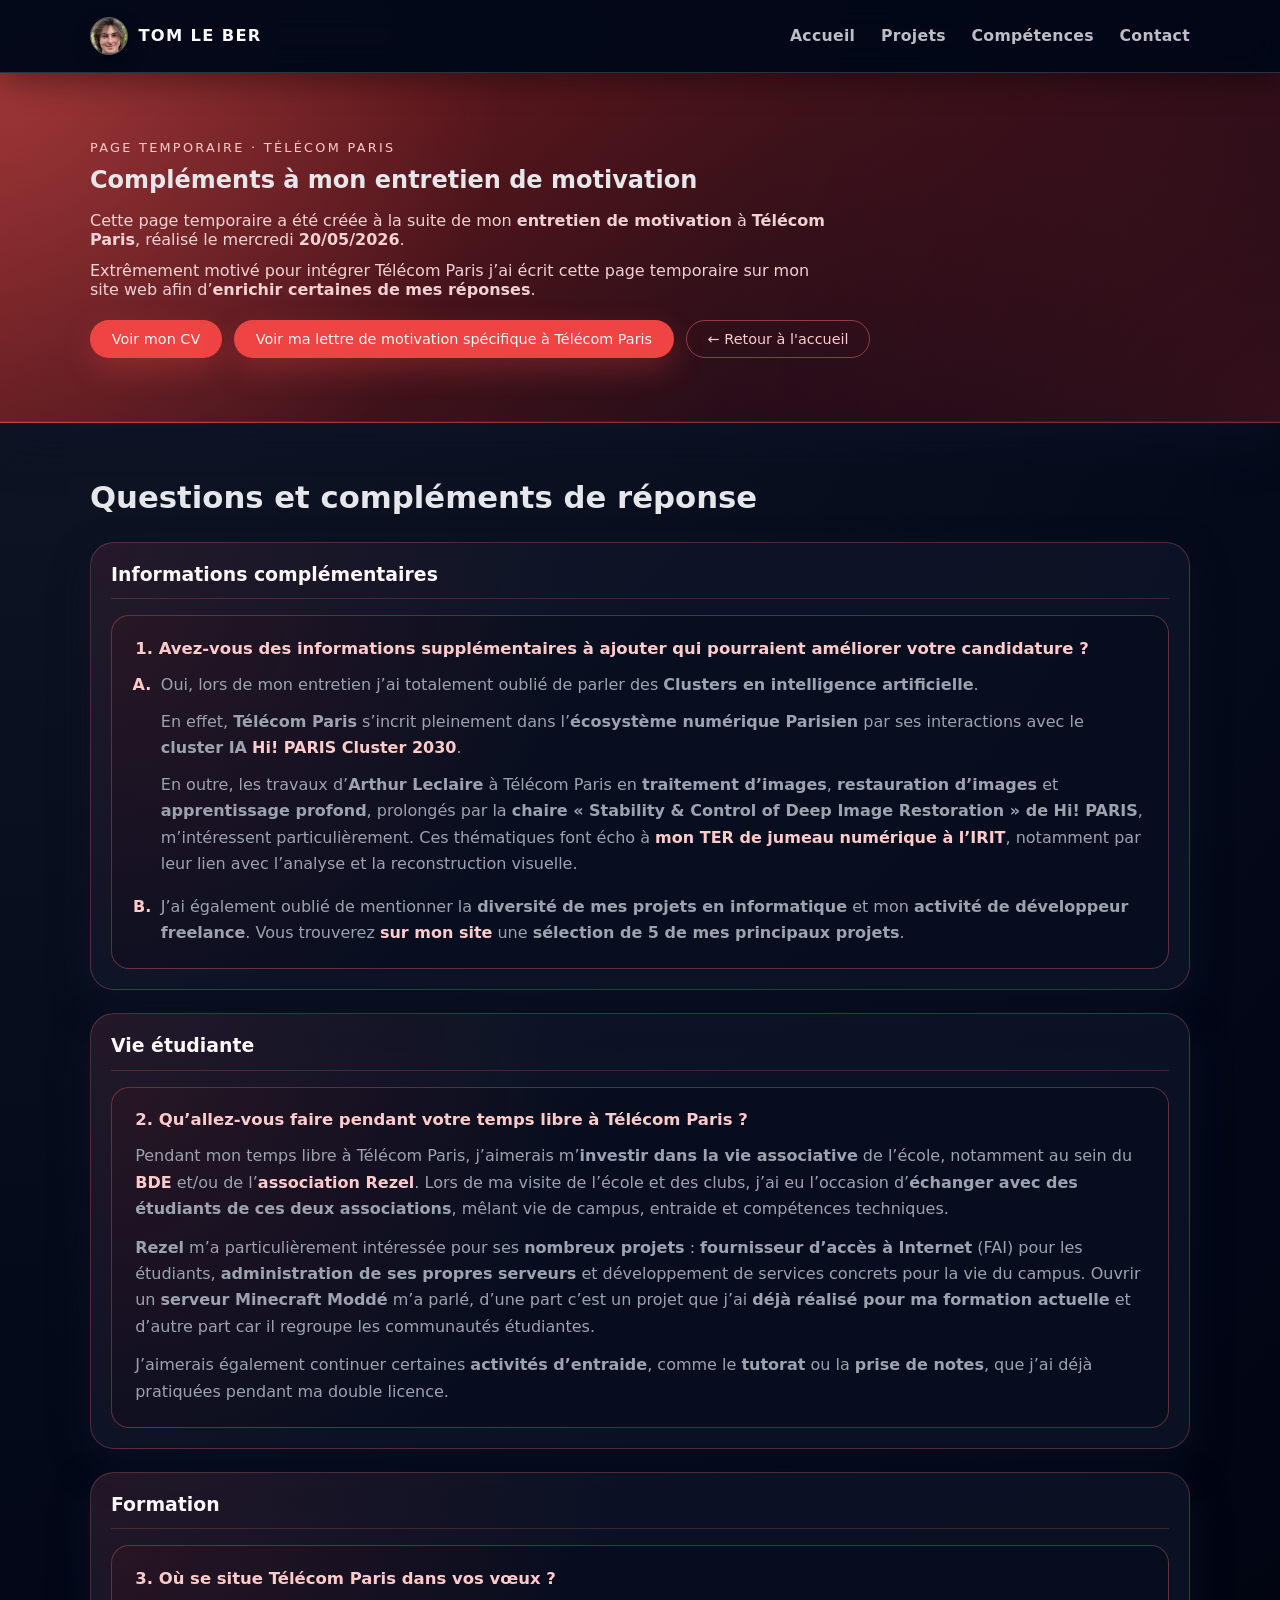
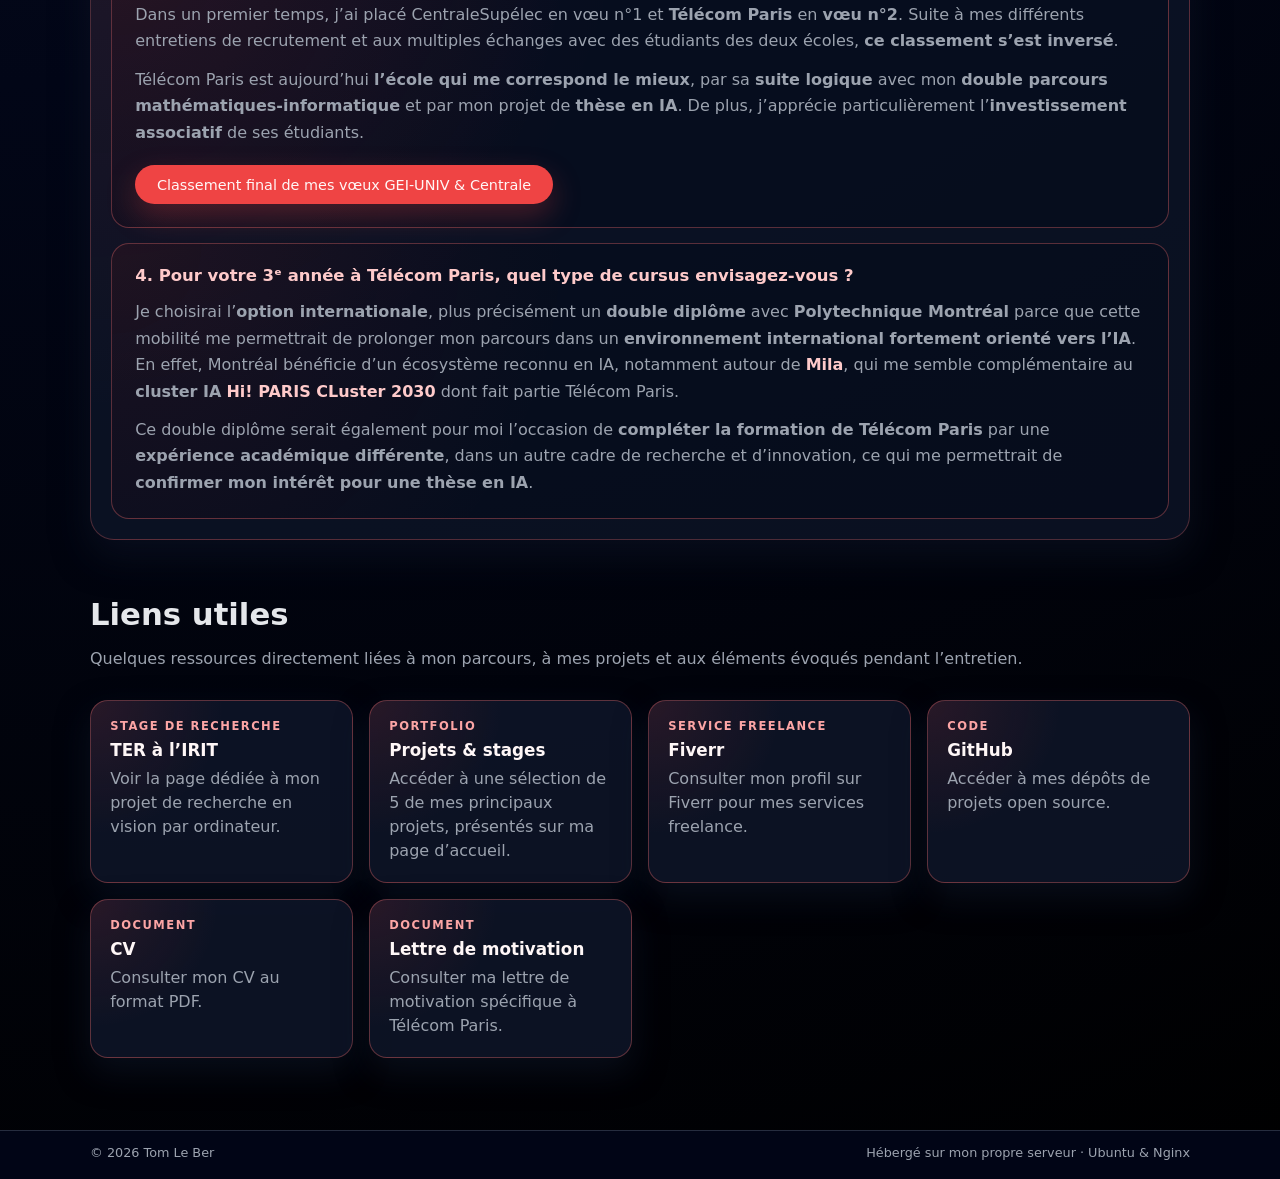
<file: telecom-paris/index.html>
<!DOCTYPE html>
<html lang="fr">
<head>
  <meta charset="UTF-8" />
  <title>Tom Le Ber — Complément entretien Télécom Paris</title>
  <meta name="viewport" content="width=device-width, initial-scale=1" />
  <meta name="description" content="Page temporaire de Tom Le Ber destinée à compléter son entretien de motivation à Télécom Paris." />
  <meta name="robots" content="noindex, nofollow" />
  <link rel="icon" type="image/png" sizes="96x96" href="../assets/img/favicon-96.png">
  <link rel="icon" type="image/png" sizes="48x48" href="../assets/img/favicon-48.png">
  <link rel="icon" type="image/png" sizes="192x192" href="../assets/img/favicon-192.png">
  <link rel="apple-touch-icon" sizes="180x180" href="../assets/img/apple-touch-icon.png">
  <link rel="stylesheet" href="../assets/css/style.css" />
  <link rel="canonical" href="https://tomleber.fr/telecom-paris/" />
</head>

<body class="temporary-page telecom-paris-page">
  <header class="site-header">
    <div class="container nav-container">
      <a class="brand" href="/" aria-label="Retour à l'accueil">
        <img class="brand-avatar" src="../assets/img/profile_picture-128.webp" alt="Photo de profil" width="38" height="38" />
        <span class="brand-name">Tom Le Ber</span>
      </a>

      <nav class="main-nav">
        <a href="/">Accueil</a>
        <a href="/#projects">Projets</a>
        <a href="/#skills">Compétences</a>
        <a href="/#contact">Contact</a>
      </nav>
    </div>
  </header>

  <main>
    <!-- HERO -->
    <section class="temporary-hero">
      <div class="container">
        <div class="temporary-hero-inner">
          <p class="hero-kicker">Page temporaire · Télécom Paris</p>
          <h1>Compléments à mon entretien de motivation</h1>
          <p class="hero-subtitle">
            Cette page temporaire a été créée à la suite de mon <strong>entretien de motivation</strong> à <strong>Télécom Paris</strong>, réalisé le mercredi <strong>20/05/2026</strong>.
          </p>
          <p class="hero-subtitle">
            Extrêmement motivé pour intégrer Télécom Paris j’ai écrit cette page temporaire sur mon site web afin d’<strong>enrichir certaines de mes réponses</strong>.
          </p>
          <div class="hero-actions">
            <a class="btn temporary-primary" href="../assets/docs/CV.pdf" target="_blank" rel="noreferrer">
              Voir mon CV
            </a>
            <a class="btn temporary-primary" href="./docs/lettre-motivation_telecom-paris.pdf" target="_blank" rel="noreferrer">
              Voir ma lettre de motivation spécifique à Télécom Paris
            </a>
            <a class="btn temporary-ghost" href="/">
              ← Retour à l'accueil
            </a>
          </div>
        </div>
      </div>
    </section>

    <!-- QUESTIONS & REPONSES -->
    <section class="section temporary-qa-section">
      <div class="container">
        <h2>Questions et compléments de réponse</h2>

        <div class="qa-group-list">
          <!-- Bloc 1 : Informations complémentaires -->
          <section class="qa-group">
            <div class="qa-group-header">
              <h3>Informations complémentaires</h3>
            </div>

            <div class="qa-list qa-list-grouped">
              <article class="qa-item">
                <h4>1. Avez-vous des informations supplémentaires à ajouter qui pourraient améliorer votre candidature ?</h4>
                <div class="qa-answer">
                  <ol type="A" class="qa-answer-points">
                    <li>
                      <p>
                        Oui, lors de mon entretien j’ai totalement oublié de parler des <strong>Clusters en intelligence artificielle</strong>.
                      </p>
                      <p>
                        En effet, <strong>Télécom Paris</strong> s’incrit pleinement dans l’<strong>écosystème numérique Parisien</strong> par ses interactions avec le <strong>cluster IA</strong> <a class="temporary-link" href="https://hi-paris.fr/" target="_blank" rel="noreferrer">Hi! PARIS Cluster 2030</a>.
                      </p>
                      <p>
                        En outre, les travaux d’<strong>Arthur Leclaire</strong> à Télécom Paris en <strong>traitement d’images</strong>, <strong>restauration d’images</strong> et <strong>apprentissage profond</strong>, prolongés par la <strong>chaire « Stability &amp; Control of Deep Image Restoration » de Hi! PARIS</strong>, m’intéressent particulièrement. Ces thématiques font écho à <a class="temporary-link" href="/irit/">mon TER de jumeau numérique à l’IRIT</a>, notamment par leur lien avec l’analyse et la reconstruction visuelle.
                      </p>
                    </li>
                    <li>
                      <p>
                        J’ai également oublié de mentionner la <strong>diversité de mes projets en informatique</strong> et mon <strong>activité de développeur freelance</strong>.
                        Vous trouverez <a class="temporary-link" href="/#projects">sur mon site</a> une <strong>sélection de 5 de mes principaux projets</strong>.
                      </p>
                    </li>
                  </ol>
                </div>
              </article>
            </div>
          </section>

          <!-- Bloc 2 : Vie étudiante -->
          <section class="qa-group">
            <div class="qa-group-header">
              <h3>Vie étudiante</h3>
            </div>

            <div class="qa-list qa-list-grouped">
              <article class="qa-item">
                <h4>2. Qu’allez-vous faire pendant votre temps libre à Télécom Paris ?</h4>
                <div class="qa-answer">
                  <p>
                    Pendant mon temps libre à Télécom Paris, j’aimerais m’<strong>investir dans la vie associative</strong> de l’école, notamment au sein du <a class="temporary-link" href="https://bde-telecom-paris.fr/" target="_blank" rel="noreferrer">BDE</a> et/ou de l’<a class="temporary-link" href="https://rezel.net/" target="_blank" rel="noreferrer">association Rezel</a>.
                    Lors de ma visite de l’école et des clubs, j’ai eu l’occasion d’<strong>échanger avec des étudiants de ces deux associations</strong>, mêlant vie de campus, entraide et compétences techniques.
                  </p>
                  <p>    
                    <strong>Rezel</strong> m’a particulièrement intéressée pour ses <strong>nombreux projets</strong> : <strong>fournisseur d’accès à Internet</strong> (FAI) pour les étudiants, <strong>administration de ses propres serveurs</strong> et développement de services concrets pour la vie du campus.
                    Ouvrir un <strong>serveur Minecraft Moddé</strong> m’a parlé, d’une part c’est un projet que j’ai <strong>déjà réalisé pour ma formation actuelle</strong> et d’autre part car il regroupe les communautés étudiantes.
                  </p>
                  <p>
                    J’aimerais également continuer certaines <strong>activités d’entraide</strong>, comme le <strong>tutorat</strong> ou la <strong>prise de notes</strong>, que j’ai déjà pratiquées pendant ma double licence.
                  </p>
                </div>
              </article>
            </div>
          </section>

          <!-- Bloc 3 : Formation -->
          <section class="qa-group">
            <div class="qa-group-header">
              <h3>Formation</h3>
            </div>

            <div class="qa-list qa-list-grouped">
              <article class="qa-item">
                <h4>3. Où se situe Télécom Paris dans vos vœux ?</h4>
                <div class="qa-answer">
                  <p>
                    Dans un premier temps, j’ai placé CentraleSupélec en vœu n°1 et <strong>Télécom Paris</strong> en <strong>vœu n°2</strong>.
                    Suite à mes différents entretiens de recrutement et aux multiples échanges avec des étudiants des deux écoles, <strong>ce classement s’est inversé</strong>.
                  </p>
                  <p>
                    Télécom Paris est aujourd’hui <strong>l’école qui me correspond le mieux</strong>, par sa <strong>suite logique</strong> avec mon <strong>double parcours mathématiques-informatique</strong> et par mon projet de <strong>thèse en IA</strong>. De plus, j’apprécie particulièrement l’<strong>investissement associatif</strong> de ses étudiants.
                  </p>
                  <a class="btn temporary-primary" href="./docs/classement-voeux_scei.pdf" target="_blank" rel="noreferrer">
                    Classement final de mes vœux GEI-UNIV & Centrale
                  </a>
                </div>
              </article>

              <article class="qa-item">
                <h4>4. Pour votre 3ᵉ année à Télécom Paris, quel type de cursus envisagez-vous ?</h4>
                <div class="qa-answer">
                  <p>
                    Je choisirai l’<strong>option internationale</strong>, plus précisément un <strong>double diplôme</strong> avec <strong>Polytechnique Montréal</strong> parce que cette mobilité me permettrait de prolonger mon parcours dans un <strong>environnement international fortement orienté vers l’IA</strong>.
                    En effet, Montréal bénéficie d’un écosystème reconnu en IA, notamment autour de <a class="temporary-link" href="https://mila.quebec/en" target="_blank" rel="noreferrer">Mila</a>, qui me semble complémentaire au <strong>cluster IA</strong> <a class="temporary-link" href="https://hi-paris.fr/" target="_blank" rel="noreferrer">Hi! PARIS CLuster 2030</a> dont fait partie Télécom Paris.
                  </p>
                  <p>
	                  Ce double diplôme serait également pour moi l’occasion de <strong>compléter la formation de Télécom Paris</strong> par une <strong>expérience académique différente</strong>, dans un autre cadre de recherche et d’innovation, ce qui me permettrait de <strong>confirmer mon intérêt pour une thèse en IA</strong>.
                  </p>
                </div>
              </article>
            </div>
          </section>
        </div>
      </div>
    </section>

    <!-- LIENS UTILES -->
    <section class="section temporary-links-section">
      <div class="container">
        <h2>Liens utiles</h2>
        <p class="section-intro">
          Quelques ressources directement liées à mon parcours, à mes projets et aux éléments évoqués pendant l’entretien.
        </p>
        <div class="temporary-links-grid">
          <a class="temporary-link-card" href="/irit/">
            <span class="temporary-link-kicker">Stage de recherche</span>
            <strong>TER à l’IRIT</strong>
            <span>Voir la page dédiée à mon projet de recherche en vision par ordinateur.</span>
          </a>
          <a class="temporary-link-card" href="/#projects">
            <span class="temporary-link-kicker">Portfolio</span>
            <strong>Projets &amp; stages</strong>
            <span>Accéder à une sélection de 5 de mes principaux projets, présentés sur ma page d’accueil.</span>
          </a>
          <a class="temporary-link-card" href="https://www.fiverr.com/tominien" target="_blank" rel="noreferrer">
            <span class="temporary-link-kicker">Service freelance</span>
            <strong>Fiverr</strong>
            <span>Consulter mon profil sur Fiverr pour mes services freelance.</span>
          </a>
          <a class="temporary-link-card" href="https://github.com/tominien" target="_blank" rel="noreferrer">
            <span class="temporary-link-kicker">Code</span>
            <strong>GitHub</strong>
            <span>Accéder à mes dépôts de projets open source.</span>
          </a>
          <a class="temporary-link-card" href="../assets/docs/CV.pdf" target="_blank" rel="noreferrer">
            <span class="temporary-link-kicker">Document</span>
            <strong>CV</strong>
            <span>Consulter mon CV au format PDF.</span>
          </a>
          <a class="temporary-link-card" href="./docs/lettre-motivation_telecom-paris.pdf" target="_blank" rel="noreferrer">
            <span class="temporary-link-kicker">Document</span>
            <strong>Lettre de motivation</strong>
            <span>Consulter ma lettre de motivation spécifique à Télécom Paris.</span>
          </a>
        </div>
      </div>
    </section>
  </main>

  <footer class="site-footer">
    <div class="container footer-content">
      <span>&copy; <span id="year"></span> Tom Le Ber</span>
      <span>Hébergé sur mon propre serveur · Ubuntu &amp; Nginx</span>
    </div>
  </footer>

  <script>
    document.getElementById("year").textContent = new Date().getFullYear();
  </script>
</body>
</html>
</file>
<file: assets/css/style.css>
/* Ben dis-donc, on regarde également mon fichier CSS ? Que pouvez-vous bien chercher ? N'hésitez pas à m'envoyer un email pour toutes questions ! */

/*
  Palette de couleurs utilisées (basé sur https://tailwindcss.com/docs/colors) :
    - Pages principales : principalement SKY, SLATE & GRAY, mais légèrement modifiées.
    - Pages temporaires : principalement RED.
*/

:root {
  --bg: #050816;
  --bg-alt: #0b1020;
  --card-bg: #111827;
  --accent: #38bdf8;
  --accent-soft: rgba(56, 189, 248, 0.12);
  --text: #e5e7eb;
  --muted: #9ca3af;
  --border-subtle: rgba(148, 163, 184, 0.35);
  --radius-lg: 18px;
  --radius-xl: 24px;
  --shadow-soft: 0 18px 45px rgba(15, 23, 42, 0.6);
  --font-main: system-ui, -apple-system, BlinkMacSystemFont, "SF Pro Text",
    "Segoe UI", sans-serif;
}

*,
*::before,
*::after {
  box-sizing: border-box;
}

html,
body {
  margin: 0;
  padding: 0;
  font-family: var(--font-main);
  color: var(--text);
  background: radial-gradient(circle at top left, #111827 0, #020617 55%, #000 100%);
}

/* LAYOUT DE BASE */

.container {
  width: min(1100px, 100% - 2.5rem);
  margin: 0 auto;
}

.section {
  padding: 4.5rem 0;
}

.section-alt {
  background: radial-gradient(circle at top left, #020617 0, #020617 40%, #000 100%);
}

h1,
h2,
h3 {
  margin: 0 0 1rem;
  line-height: 1.2;
}

h2 {
  font-size: clamp(1.9rem, 2.4vw, 2.2rem);
}

p {
  margin: 0 0 0.75rem;
  color: var(--muted);
}

.link {
  color: var(--accent);
  text-decoration: none;
}

.link:hover {
  text-decoration: underline;
}

.container-list {
  margin: 0.6rem 0 0.8rem;
  padding-left: 1.4rem;
  color: var(--muted);
}

.container-list li {
  margin: 0.35rem 0;
  color: inherit;
  line-height: 1.55;
}

.section-intro {
  margin-bottom: 2rem;
}

.project-text-group > p {
  margin-bottom: 0.25rem;
}

.project-compact-list {
  margin-top: 0.15rem;
  margin-bottom: 0;
}

.project-compact-list li {
  margin-top: 0.2rem;
  margin-bottom: 0.2rem;
}

/* HEADER & NAV */

.site-header {
  position: sticky;
  top: 0;
  z-index: 100;
  backdrop-filter: blur(16px);
  background: rgba(2, 6, 23, 0.78); /* background: linear-gradient(to bottom, rgba(15, 23, 42, 0.9), transparent); */
  border-bottom: 1px solid rgba(148, 163, 184, 0.28);
  box-shadow: 0 10px 30px rgba(0, 0, 0, 0.35);
}

.nav-container {
  display: flex;
  align-items: center;
  justify-content: space-between;
  padding: 1.05rem 0;
}

.brand {
  display: inline-flex;
  align-items: center;
  gap: 0.65rem;
  color: #f9fafb;
  text-decoration: none;
  font-weight: 800;
  letter-spacing: 0.08em;
  text-transform: uppercase;
  font-size: 1.02rem;
}

.brand:hover {
  color: #ffffff;
}

.brand:focus-visible {
  outline: 2px solid var(--accent);
  outline-offset: 4px;
  border-radius: 999px;
}

.brand-avatar {
  width: 38px;
  height: 38px;
  border-radius: 999px;
  object-fit: cover;
  border: 1px solid rgba(148, 163, 184, 0.55);
  box-shadow: 0 8px 18px rgba(0, 0, 0, 0.35);
}

.brand-name {
  line-height: 1;
}

.main-nav {
  display: flex;
  flex-wrap: wrap;
  gap: 0.5rem 1.6rem;
  align-items: center;
}

.main-nav a {
  position: relative;
  color: rgba(229, 231, 235, 0.82); /* color: var(--muted); */
  text-decoration: none;
  margin-left: 0;
  font-size: 0.98rem;
  font-weight: 600;
  letter-spacing: 0.02em;
}

.main-nav a::after {
  content: "";
  position: absolute;
  left: 0;
  bottom: -0.25rem;
  width: 0;
  height: 2px;
  background: var(--accent);
  border-radius: 999px;
  transition: width 0.2s ease;
}

.main-nav a:hover {
  color: #e5e7eb;
}

.main-nav a:hover::after {
  width: 100%;
}

/* HERO */

.hero {
  padding: 4.5rem 0 3.5rem;
}

.hero-grid {
  display: grid;
  grid-template-columns: minmax(0, 2fr) minmax(0, 1.1fr);
  gap: 2.5rem;
  align-items: center;
}

.hero-kicker {
  text-transform: uppercase;
  letter-spacing: 0.18em;
  font-size: 0.8rem;
  color: var(--accent);
  margin-bottom: 0.7rem;
}

body.home .hero-kicker {
  display: none;
}

.hero h1 {
  font-size: clamp(2.2rem, 3vw, 2.8rem);
  margin-bottom: 1rem;
}

body.home .hero-text h1 {
  font-size: var(--home-hero-h1-size, 4rem);
  min-height: var(--home-hero-title-height, 4rem);
  display: flex;
  align-items: center;
  margin-top: 0;
}

.hero-subtitle {
  max-width: 38rem;
}

.hero-actions {
  display: flex;
  flex-wrap: wrap;
  gap: 0.75rem;
  margin-top: 1.3rem;
}

.hero-card {
  justify-self: end;
}

.hero-photo {
  padding: 0;
  border-radius: var(--radius-lg);
  overflow: hidden;
  transform: scale(0.96);
  transform-origin: center;
}

.hero-photo-img {
  display: block;
  width: 100%;
  height: 100%;
  object-fit: cover;
}

.hero-card-inner {
  background: radial-gradient(circle at top left, #1e293b 0, #020617 55%);
  border-radius: var(--radius-xl);
  padding: 1.5rem 1.6rem;
  box-shadow: var(--shadow-soft);
  border: 1px solid rgba(148, 163, 184, 0.45);
}

.hero-name {
  font-weight: 600;
  font-size: 1.1rem;
}

.hero-role {
  font-size: 0.9rem;
  color: var(--muted);
  margin-bottom: 1rem;
}

.hero-meta {
  list-style: none;
  padding: 0;
  margin: 0;
  font-size: 0.85rem;
}

.hero-meta li {
  padding: 0.25rem 0;
  border-bottom: 1px solid rgba(148, 163, 184, 0.25);
}

.hero-meta li:last-child {
  border-bottom: none;
}

/* BUTTONS */

.btn {
  display: inline-flex;
  align-items: center;
  justify-content: center;
  border-radius: 999px;
  padding: 0.65rem 1.3rem;
  font-size: 0.9rem;
  text-decoration: none;
  cursor: pointer;
  border: 1px solid transparent;
  transition: all 0.18s ease;
  white-space: nowrap;
}

.btn.primary {
  background: var(--accent);
  color: #0b1120;
  box-shadow: 0 12px 30px rgba(56, 189, 248, 0.35);
}

.btn.primary:hover {
  filter: brightness(1.05);
}

.btn.ghost {
  background: transparent;
  border-color: var(--border-subtle);
  color: var(--muted);
}

.btn.ghost:hover {
  border-color: rgba(56, 189, 248, 0.6);
  background: rgba(56, 189, 248, 0.08);
}

.btn.project {
  background: transparent;
  border-color: var(--border-subtle);
  border-radius: var(--radius-lg);
  color: #ffffff;
  font-weight: 700;
  letter-spacing: 0.01em;
  padding: 0.75rem 1.05rem;
}

.btn.project:hover,
body.home #projects .project-card:hover .btn.project {
  border-color: var(--accent);
  background: var(--accent);
  color: #0b1120;
  box-shadow: 0 12px 30px rgba(56, 189, 248, 0.32);
}

/* ACTION BLOCKS */

.action-block {
  margin: 0.8rem 0 1.6rem;
}

.action-block-text {
  margin-bottom: 0.9rem;
}

.action-row {
  display: flex;
  flex-wrap: wrap;
  gap: 0.8rem;
  align-items: center;
}

.action-block + h3 {
  margin-top: 1.6rem;
}

/* HOME SECTIONS */

body.home .hero {
  padding-bottom: 2rem;
}

body.home #about {
  padding-top: 2rem;
}

body.home #about .two-columns {
  margin-top: 1rem;
}

.two-columns {
  display: grid;
  grid-template-columns: repeat(auto-fit, minmax(260px, 1fr));
  gap: 1.7rem;
  margin-top: 1.5rem;
}

/* PROJECTS */

.projects-grid {
  display: grid;
  grid-template-columns: repeat(auto-fit, minmax(260px, 1fr));
  gap: 1.5rem;
}

.project-card {
  background: var(--card-bg);
  border-radius: var(--radius-lg);
  padding: 1.3rem 1.4rem;
  border: 1px solid var(--border-subtle);
  box-shadow: 0 16px 35px rgba(15, 23, 42, 0.65);
  display: flex;
  flex-direction: column;
  gap: 0.7rem;
  transition: border-color 0.18s ease, background 0.18s ease, box-shadow 0.18s ease, transform 0.18s ease;
}

.project-card:hover {
  border-color: rgba(56, 189, 248, 0.6);
  background:
    radial-gradient(circle at top left, rgba(56, 189, 248, 0.10), transparent 45%),
    var(--card-bg);
  box-shadow:
    0 0 0 1px rgba(56, 189, 248, 0.10),
    0 18px 45px rgba(15, 23, 42, 0.78);
  transform: translateY(-2px);
}

.project-card h3 {
  font-size: 1.05rem;
}

.project-tag {
  font-size: 0.75rem;
  text-transform: uppercase;
  letter-spacing: 0.14em;
  color: var(--accent);
}

.project-footer {
  margin-top: auto;
  display: flex;
  flex-direction: column;
  gap: 0.6rem;
}

.project-badges {
  list-style: none;
  display: flex;
  flex-wrap: wrap;
  gap: 0.4rem;
  padding: 0;
  margin: 0;
}

.project-badges li {
  font-size: 0.75rem;
  padding: 0.18rem 0.5rem;
  border-radius: 999px;
  background: var(--accent-soft);
  color: var(--accent);
}

/* SKILLS */

.skills-grid {
  display: grid;
  grid-template-columns: repeat(auto-fit, minmax(220px, 1fr));
  gap: 1.3rem;
  margin-top: 1.5rem;
}

.skills-block {
  border-radius: var(--radius-lg);
  border: 1px solid var(--border-subtle);
  padding: 1rem 1.1rem;
  background: rgba(15, 23, 42, 0.8);
}

.skills-block h3 {
  font-size: 1rem;
  margin-bottom: 0.6rem;
}

.skills-block ul {
  list-style: none;
  padding-left: 1.1rem;
  margin: 0.6rem 0 0;
  font-size: 0.9rem;
}

.skills-block li {
  margin: 0.25rem 0;
}

.skills-subline {
  padding-left: 1.1rem;
  margin: 0.5rem 0;
  color: var(--muted);
  font-size: 0.85rem;
  line-height: 1.35;
}

@media (hover: hover) and (pointer: fine) {
  .skills-block {
    cursor: default;
    transition: border-color 0.18s ease, background 0.18s ease, box-shadow 0.18s ease, transform 0.18s ease;
  }

  .skills-block:hover {
    border-color: rgba(56, 189, 248, 0.55);
    background:
      radial-gradient(circle at top left, rgba(56, 189, 248, 0.10), transparent 45%),
      rgba(15, 23, 42, 0.88);
    box-shadow:
      0 0 0 1px rgba(56, 189, 248, 0.08),
      0 16px 35px rgba(15, 23, 42, 0.72);
  }
}

/* CONTACT */

.contact-grid {
  display: grid;
  grid-template-columns: repeat(auto-fit, minmax(220px, 1fr));
  gap: 1.3rem;
  margin-top: 1.3rem;
}

/* FOOTER */

.site-footer {
  border-top: 1px solid rgba(148, 163, 184, 0.25);
  padding: 0.9rem 0 1.2rem;
  background: rgba(2, 6, 23, 0.96);
}

.footer-content {
  display: flex;
  justify-content: space-between;
  align-items: center;
  font-size: 0.8rem;
  color: var(--muted);
  gap: 0.7rem;
}

/* TEMPORARY */
/* J'ai quelques doutes conscernant la combinaison rouge & bleu, mais j'avoue que je ne suis pas le meilleur designer... */

.temporary-section,
.temporary-page {
  --temporary-bg-strong: rgba(69, 10, 10, 0.98);
  --temporary-bg-mid: rgba(127, 29, 29, 0.72);
  --temporary-border: rgba(248, 113, 113, 0.62);
  --temporary-border-hover: rgba(248, 113, 113, 0.92);
  --temporary-accent: #ef4444;
  --temporary-accent-soft: #fecaca;
  --temporary-text: #fff7f7;
}

.temporary-section {
  padding-top: 2rem;
  padding-bottom: 2rem;
}

.temporary-card {
  display: block;
  position: relative;
  overflow: hidden;
  border-radius: var(--radius-lg);
  padding: 1.35rem 1.45rem;
  color: var(--text);
  text-decoration: none;
  background:
    radial-gradient(circle at top left, rgba(239, 68, 68, 0.26), transparent 42%),
    radial-gradient(circle at bottom right, rgba(127, 29, 29, 0.30), transparent 45%),
    linear-gradient(145deg, var(--temporary-bg-mid), var(--temporary-bg-strong));
  border: 1px solid var(--temporary-border);
  box-shadow:
    0 0 0 1px rgba(239, 68, 68, 0.10),
    0 16px 35px rgba(15, 23, 42, 0.65);
  transition: border-color 0.18s ease, background 0.18s ease, box-shadow 0.18s ease, transform 0.18s ease;
}

.temporary-card:hover {
  transform: translateY(-2px);
  border-color: var(--temporary-border-hover);
  background:
    radial-gradient(circle at top left, rgba(239, 68, 68, 0.34), transparent 45%),
    radial-gradient(circle at bottom right, rgba(185, 28, 28, 0.36), transparent 48%),
    linear-gradient(145deg, rgba(153, 27, 27, 0.82), var(--temporary-bg-strong));
  box-shadow:
    0 0 0 1px rgba(239, 68, 68, 0.20),
    0 0 28px rgba(239, 68, 68, 0.22),
    0 18px 45px rgba(15, 23, 42, 0.78);
}

.temporary-card:focus-visible {
  outline: 2px solid #f87171;
  outline-offset: 4px;
}

.temporary-card-kicker {
  margin-bottom: 0.45rem;
  color: var(--temporary-accent-soft);
  font-size: 0.75rem;
  font-weight: 800;
  letter-spacing: 0.14em;
  text-transform: uppercase;
}

.temporary-card h2 {
  margin-bottom: 0.65rem;
  color: var(--temporary-text);
}

.temporary-card p {
  max-width: 48rem;
  margin-bottom: 0;
  color: rgba(254, 226, 226, 0.92);
}

.temporary-page .hero-kicker {
  display: block;
  color: var(--temporary-accent-soft);
}

.temporary-hero,
.temporary-page-hero {
  padding: 4.2rem 0 4rem;
  background:
    radial-gradient(circle at top left, rgba(248, 113, 113, 0.30), transparent 38%),
    radial-gradient(circle at bottom right, rgba(127, 29, 29, 0.38), transparent 42%),
    linear-gradient(145deg, rgba(127, 29, 29, 0.94), rgba(2, 6, 23, 0.98));
  border-bottom: 1px solid rgba(248, 113, 113, 0.32);
  box-shadow:
    inset 0 -1px 0 rgba(248, 113, 113, 0.10),
    0 18px 45px rgba(15, 23, 42, 0.45);
}

.temporary-hero-content,
.temporary-page-card {
  max-width: 58rem;
  padding: 0;
  border: 0;
  border-radius: 0;
  background: transparent;
  box-shadow: none;
}

.temporary-hero h1,
.temporary-page-card h1 {
  margin-bottom: 1rem;
}

.temporary-hero .hero-subtitle,
.temporary-page-card .hero-subtitle {
  max-width: 46rem;
  color: rgba(254, 226, 226, 0.92);
}

.temporary-primary {
  background: var(--temporary-accent);
  color: var(--temporary-text);
  box-shadow: 0 12px 30px rgba(239, 68, 68, 0.28);
}

.temporary-primary:hover {
  filter: brightness(1.06);
}

.temporary-ghost {
  background: transparent;
  border-color: rgba(248, 113, 113, 0.48);
  color: var(--temporary-accent-soft);
}

.temporary-ghost:hover {
  border-color: rgba(248, 113, 113, 0.76);
  background: rgba(239, 68, 68, 0.10);
}

.temporary-link {
  color: var(--temporary-accent-soft);
  text-decoration: none;
  font-weight: 650;
}

.temporary-link:hover {
  color: #ffffff;
  text-decoration: underline;
}

.temporary-links-section {
  padding-top: 2rem;
  padding-bottom: 4.5rem;
}

.temporary-links-grid {
  display: grid;
  grid-template-columns: repeat(auto-fit, minmax(210px, 1fr));
  gap: 1rem;
  margin-top: 1.5rem;
}

.temporary-link-card {
  display: flex;
  flex-direction: column;
  gap: 0.45rem;
  min-height: 100%;
  border-radius: var(--radius-lg);
  padding: 1.15rem 1.2rem;
  text-decoration: none;
  color: var(--text);
  background:
    radial-gradient(circle at top left, rgba(239, 68, 68, 0.12), transparent 42%),
    rgba(15, 23, 42, 0.82);
  border: 1px solid rgba(248, 113, 113, 0.34);
  box-shadow: 0 14px 32px rgba(15, 23, 42, 0.55);
  transition:
    border-color 0.18s ease,
    background 0.18s ease,
    box-shadow 0.18s ease,
    transform 0.18s ease;
}

.temporary-link-card:hover {
  transform: translateY(-2px);
  border-color: rgba(248, 113, 113, 0.68);
  background:
    radial-gradient(circle at top left, rgba(239, 68, 68, 0.20), transparent 44%),
    rgba(15, 23, 42, 0.9);
  box-shadow:
    0 0 0 1px rgba(239, 68, 68, 0.10),
    0 18px 42px rgba(15, 23, 42, 0.72);
}

.temporary-link-card:focus-visible {
  outline: 2px solid #f87171;
  outline-offset: 4px;
}

.temporary-link-kicker {
  color: #fca5a5;
  font-size: 0.72rem;
  font-weight: 800;
  letter-spacing: 0.13em;
  text-transform: uppercase;
}

.temporary-link-card strong {
  color: #fff7f7;
  font-size: 1.05rem;
}

.temporary-link-card span:last-child {
  color: var(--muted);
  line-height: 1.5;
}

.temporary-qa-section {
  padding-top: 3.5rem;
  padding-bottom: 1.5rem;
}

.qa-list {
  display: grid;
  gap: 1.2rem;
  margin-top: 1.5rem;
}

.qa-item {
  border-radius: var(--radius-lg);
  padding: 1.35rem 1.45rem;
  background:
    radial-gradient(circle at top left, rgba(239, 68, 68, 0.12), transparent 42%),
    rgba(15, 23, 42, 0.82);
  border: 1px solid rgba(248, 113, 113, 0.34);
  box-shadow: 0 14px 32px rgba(15, 23, 42, 0.55);
}

.qa-item h3 {
  margin-bottom: 0.75rem;
  color: var(--temporary-accent-soft);
  font-size: 1.05rem;
}

.qa-answer p {
  margin-bottom: 0.75rem;
  color: var(--muted);
  line-height: 1.65;
}

.qa-answer p:last-child {
  margin-bottom: 0;
}

.qa-answer .btn {
  margin-top: 0.45rem;
  margin-bottom: 0.1rem;
}

.qa-item:hover {
  border-color: rgba(248, 113, 113, 0.62);
  background:
    radial-gradient(circle at top left, rgba(239, 68, 68, 0.18), transparent 44%),
    rgba(15, 23, 42, 0.88);
  box-shadow:
    0 0 0 1px rgba(239, 68, 68, 0.10),
    0 18px 42px rgba(15, 23, 42, 0.72);
}

.qa-group-list {
  display: grid;
  gap: 1.45rem;
  margin-top: 1.6rem;
}

.qa-group {
  border-radius: var(--radius-xl);
  padding: 1.25rem;
  background:
    radial-gradient(circle at top left, rgba(239, 68, 68, 0.10), transparent 42%),
    rgba(15, 23, 42, 0.72);
  border: 1px solid rgba(248, 113, 113, 0.28);
  box-shadow: 0 16px 36px rgba(15, 23, 42, 0.52);
  transition:
    border-color 0.18s ease,
    background 0.18s ease,
    box-shadow 0.18s ease,
    transform 0.18s ease;
}

.qa-group:hover {
  transform: translateY(-2px);
  border-color: rgba(248, 113, 113, 0.54);
  background:
    radial-gradient(circle at top left, rgba(239, 68, 68, 0.16), transparent 44%),
    rgba(15, 23, 42, 0.82);
  box-shadow:
    0 0 0 1px rgba(239, 68, 68, 0.08),
    0 20px 44px rgba(15, 23, 42, 0.72);
}

.qa-group-header {
  margin-bottom: 1rem;
  padding-bottom: 0.8rem;
  border-bottom: 1px solid rgba(248, 113, 113, 0.20);
}

.qa-group-header h3 {
  margin-bottom: 0;
  color: #fff7f7;
  font-size: 1.18rem;
}

.qa-list-grouped {
  margin-top: 0;
  gap: 0.9rem;
}

.qa-list-grouped .qa-item {
  box-shadow: none;
  background:
    radial-gradient(circle at top left, rgba(239, 68, 68, 0.09), transparent 42%),
    rgba(2, 6, 23, 0.34);
}

.qa-item h4 {
  margin: 0 0 0.75rem;
  color: var(--temporary-accent-soft);
  font-size: 1.03rem;
  line-height: 1.35;
}

.qa-answer-points {
  margin: 0.4rem 0 0;
  padding-left: 1.35rem;
  color: var(--muted);
}

.qa-answer-points li {
  padding-left: 0.25rem;
  margin-bottom: 1rem;
  line-height: 1.65;
}

.qa-answer-points li:last-child {
  margin-bottom: 0;
}

.qa-answer-points p {
  margin-bottom: 0.65rem;
}

.qa-answer-points p:last-child {
  margin-bottom: 0;
}

.qa-answer-points::marker,
.qa-answer-points li::marker {
  color: var(--temporary-accent-soft);
  font-weight: 800;
}

/* RESPONSIVE */

@media (max-width: 750px) {
  body.home .hero-text h1 {
    min-height: 0;
    display: block;
  }

  .hero-grid {
    grid-template-columns: 1fr;
  }

  .hero-card {
    justify-self: stretch;
  }

  .nav-container {
    flex-direction: column;
    align-items: flex-start;
    gap: 0.4rem;
  }

  .main-nav {
    gap: 0.45rem 1rem;
  }
}
</file>
